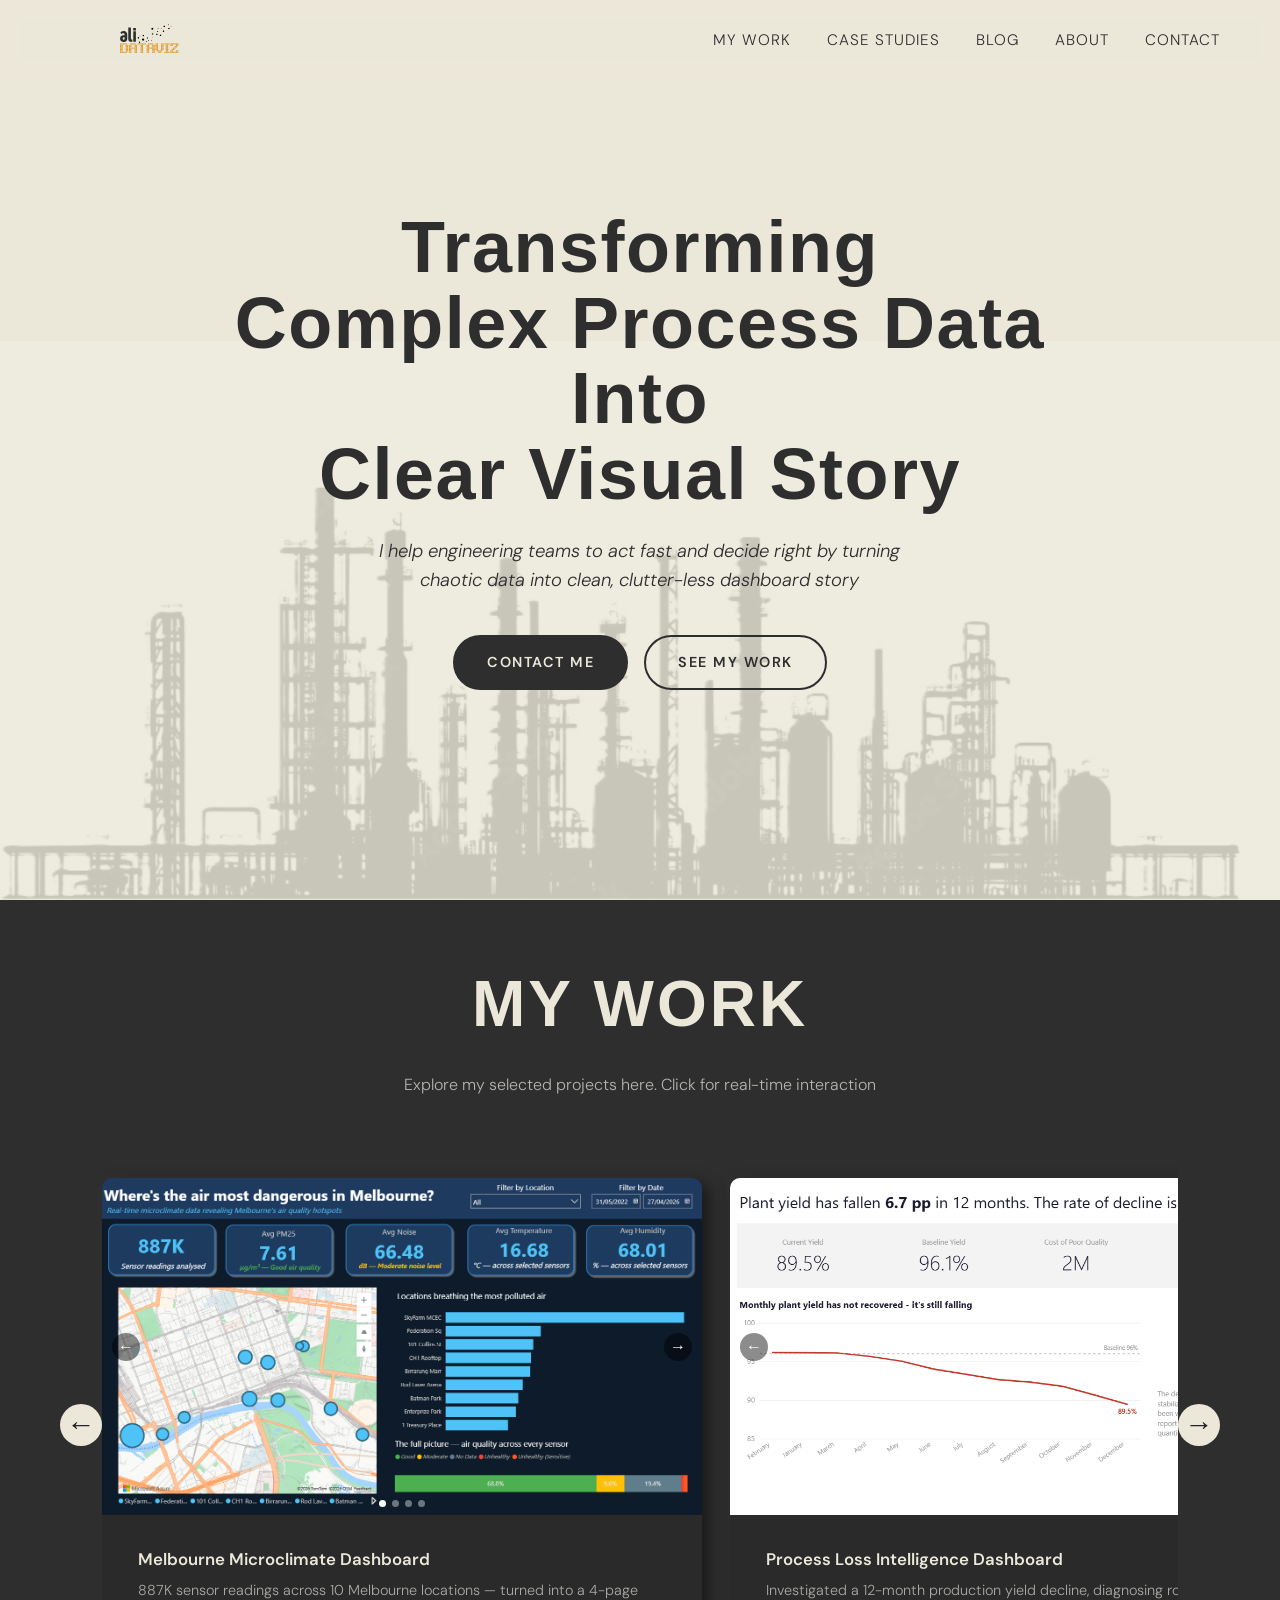
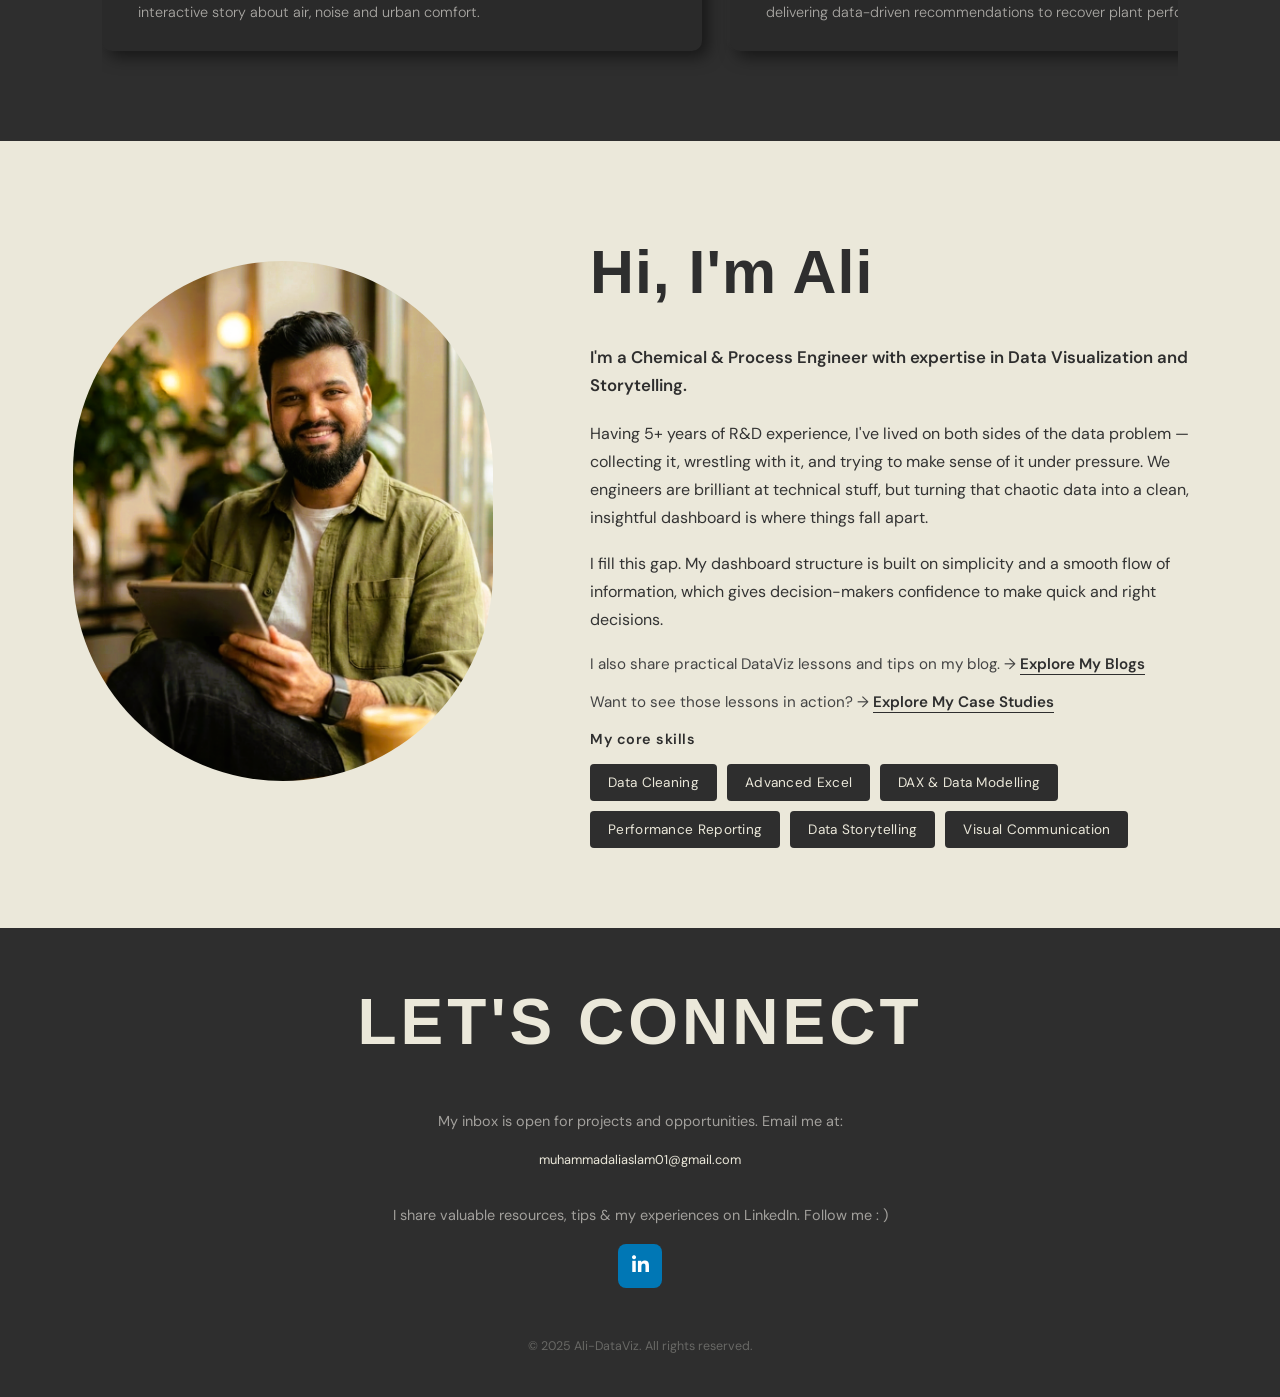
<file: index.html>
<!DOCTYPE html>
<html lang="en">
<head>
  <meta charset="UTF-8" />
  <meta name="viewport" content="width=device-width, initial-scale=1.0" />
  <title>Ali-DataViz | Transforming Process Data Into Visual Stories</title>

  <!-- Google Fonts -->
  <link href="https://fonts.googleapis.com/css2?family=Bebas+Neue&family=DM+Sans:ital,wght@0,300;0,400;0,600;1,400&display=swap" rel="stylesheet" />

  <!-- Font Awesome for icons -->
  <link rel="stylesheet" href="https://cdnjs.cloudflare.com/ajax/libs/font-awesome/6.5.0/css/all.min.css" />

  <!-- Your stylesheet -->
  <link rel="stylesheet" href="style.css" />
</head>
<body>

  <!-- ========== NAVIGATION ========== -->
  <nav class="navbar">
<div class="nav-logo">
  <a href="index.html">
    <img src="ali-logo.svg" alt="Ali DataViz Logo" class="logo-img" />
  </a>
</div>
      <ul class="nav-links">
  <li><a href="#work">My Work</a></li>
  <li><a href="case-studies.html">Case Studies</a></li>
  <li><a href="blog.html">Blog</a></li>
  <li><a href="#about">About</a></li>
  <li><a href="#connect">Contact</a></li>
</ul>
  </nav>

  <!-- ========== HERO SECTION ========== -->
  <section class="hero">

    <!-- Dark overlay so text is readable over the background image -->
    <div class="hero-overlay"></div>

    <div class="hero-content">

      <!-- Main headline — bold, stacked, all caps like your Canva -->
      <h1 class="hero-headline">
        Transforming<br/>
        Complex Process Data<br/>
        Into<br/>
        Clear Visual Story
      </h1>

      <!-- Supporting line in italic, lighter weight -->
      <p class="hero-subtext">
        I help engineering teams to act fast and decide right by turning<br/>
        chaotic data into clean, clutter-less dashboard story
      </p>

      <!-- Two CTA buttons -->
      <div class="hero-buttons">
        <a href="#connect" class="btn btn-primary">Contact Me</a>
        <a href="#work" class="btn btn-secondary">See My Work</a>
      </div>

    </div>
  </section>

  <!-- ========== MY WORK SECTION ========== -->
  <section class="work-section" id="work">
    <h2 class="section-heading">MY WORK</h2>
    <p class="section-subtext">Explore my selected projects here. Click for real-time interaction</p>

    <!-- Project cards go here — placeholders for now -->
    <div class="slider-wrapper">
  <button class="slider-arrow left-arrow" onclick="scrollSlider(-1)">&#8592;</button>
  <div class="projects-slider" id="projectsSlider">
      <!-- Project Card 1 — placeholder -->
      <!-- Project Card 1 — Melbourne Microclimate Dashboard -->
<div class="project-card">

  <!-- Mini image slider inside card -->
  <div class="card-slider" id="cardSlider1">
    <div class="card-slides">
      <img src="Mel1.png" class="card-slide-img" alt="Dashboard Page 1" />
      <img src="Mel2.png" class="card-slide-img" alt="Dashboard Page 2" />
      <img src="Mel3.png" class="card-slide-img" alt="Dashboard Page 3" />
      <img src="Mel4.png" class="card-slide-img" alt="Dashboard Page 4" />
    </div>

    <!-- Left and right arrows inside card -->
    <button class="card-arrow card-left" onclick="moveSlide('cardSlider1', -1)">&#8592;</button>
    <button class="card-arrow card-right" onclick="moveSlide('cardSlider1', 1)">&#8594;</button>

    <!-- Dot indicators -->
    <div class="card-dots">
      <span class="card-dot active"></span>
      <span class="card-dot"></span>
      <span class="card-dot"></span>
      <span class="card-dot"></span>
    </div>
  </div>

  <!-- Card text content -->
  <div class="project-card-body">
    <h3 class="project-title">Melbourne Microclimate Dashboard</h3>
    <p class="project-problem">887K sensor readings across 10 Melbourne locations — turned into a 4-page interactive story about air, noise and urban comfort.</p>
  </div>

</div>

<!-- Project Card 2 — PL Dashboard -->
<div class="project-card">

  <!-- Mini image slider inside card -->
  <div class="card-slider" id="cardSlider2">
    <div class="card-slides">
      <img src="PL1.png" class="card-slide-img" alt="Dashboard Page 1" />
      <img src="PL2.png" class="card-slide-img" alt="Dashboard Page 2" />
      <img src="PL3.png" class="card-slide-img" alt="Dashboard Page 3" />
      <img src="PL4.png" class="card-slide-img" alt="Dashboard Page 4" />
      <img src="PL5.png" class="card-slide-img" alt="Dashboard Page 5" />
      <img src="PL6.png" class="card-slide-img" alt="Dashboard Page 6" />
    </div>

    <!-- Left and right arrows inside card -->
    <button class="card-arrow card-left" onclick="moveSlide('cardSlider2', -1)">&#8592;</button>
    <button class="card-arrow card-right" onclick="moveSlide('cardSlider2', 1)">&#8594;</button>

    <!-- Dot indicators -->
    <div class="card-dots">
      <span class="card-dot active"></span>
      <span class="card-dot"></span>
      <span class="card-dot"></span>
      <span class="card-dot"></span>
      <span class="card-dot"></span>
      <span class="card-dot"></span>
    </div>
  </div>

  <!-- Card text content -->
  <div class="project-card-body">
    <h3 class="project-title">Process Loss Intelligence Dashboard</h3>
    <p class="project-problem">Investigated a 12-month production yield decline, diagnosing root causes and delivering data-driven recommendations to recover plant performance.</p>
  </div>

</div>

    </div>
  <button class="slider-arrow right-arrow" onclick="scrollSlider(1)">&#8594;</button>
</div>
  </section>

  <!-- ========== ABOUT / HI I'M ALI SECTION ========== -->
  <section class="about-section" id="about">

    <div class="about-container">

      <!-- Left side — placeholder for your photo -->
      <div class="about-image">
  <img src="about pic.png" alt="Ali" class="about-photo" />
</div>

      <!-- Right side — all your text content -->
      <div class="about-text">

        <h2 class="about-heading">Hi, I'm Ali</h2>

        <p class="about-intro">
          I'm a Chemical &amp; Process Engineer with expertise in Data Visualization and Storytelling.
        </p>

        <p class="about-body">
          Having 5+ years of R&D experience, I've lived on both sides of the data problem — collecting it, wrestling with it, and trying to make sense of it under pressure. We engineers are brilliant at technical stuff, but turning that chaotic data into a clean, insightful dashboard is where things fall apart.

        </p>

        <p class="about-body">
          I fill this gap. My dashboard structure is built on simplicity and a smooth flow of information, which gives decision-makers confidence to make quick and right decisions.
        </p>

        <p class="about-blog">
  I also share practical DataViz lessons and tips on my blog. →
  <a href="blog.html" class="inline-link">Explore My Blogs</a>
</p>
<p class="about-blog">
  Want to see those lessons in action? →
<a href="case-studies.html" class="inline-link">Explore My Case Studies</a>
</p>

        <!-- Core Skills -->
        <div class="skills-block">
          <p class="skills-label">My core skills</p>
          <div class="skills-tags">
            <span class="tag">Data Cleaning</span>
            <span class="tag">Advanced Excel</span>
            <span class="tag">DAX &amp; Data Modelling</span>
            <span class="tag">Performance Reporting</span>
            <span class="tag">Data Storytelling</span>
            <span class="tag">Visual Communication</span>
          </div>
        </div>

      </div>
    </div>
  </section>

  <!-- ========== FOOTER / LET'S CONNECT ========== -->
  <footer class="footer" id="connect">

   <h2 class="footer-heading">LET'S CONNECT</h2>

<p class="footer-tagline">My inbox is open for projects and opportunities. Email me at:</p>

<!-- Email -->
    <div class="footer-email">
      <a href="mailto:muhammadaliaslam01@gmail.com" class="footer-email-link">
        muhammadaliaslam01@gmail.com
      </a>
    </div>

    <!-- LinkedIn -->
    <p class="footer-linkedin-text">
      I share valuable resources, tips &amp; my experiences on LinkedIn. Follow me : )
    </p>
<a href="https://www.linkedin.com/in/muhammadali-ce/" target="_blank" class="linkedin-btn">      
<i class="fa-brands fa-linkedin-in"></i>
    </a>

    <!-- Copyright -->
    <p class="footer-copy">&copy; 2025 Ali-DataViz. All rights reserved.</p>

  </footer>

<script>
  /* ---- Main project slider (outer) ---- */
  function scrollSlider(direction) {
    const slider = document.getElementById('projectsSlider');
    slider.scrollBy({
      left: direction * 650,
      behavior: 'smooth'
    });
  }

  /* ---- Card mini slider (inner) ---- */
  const cardStates = {};

  function moveSlide(cardId, direction) {
    const card = document.getElementById(cardId);
    const slides = card.querySelector('.card-slides');
    const dots = card.querySelectorAll('.card-dot');
    const total = dots.length;

    if (!cardStates[cardId]) cardStates[cardId] = 0;

    cardStates[cardId] += direction;

    /* Loop back when reaching end or start */
    if (cardStates[cardId] >= total) cardStates[cardId] = 0;
    if (cardStates[cardId] < 0) cardStates[cardId] = total - 1;

    /* Move slides */
    slides.style.transform = `translateX(-${cardStates[cardId] * 100}%)`;

    /* Update dots */
    dots.forEach((dot, i) => {
      dot.classList.toggle('active', i === cardStates[cardId]);
    });
  }
</script>
</body>
</html>
</file>
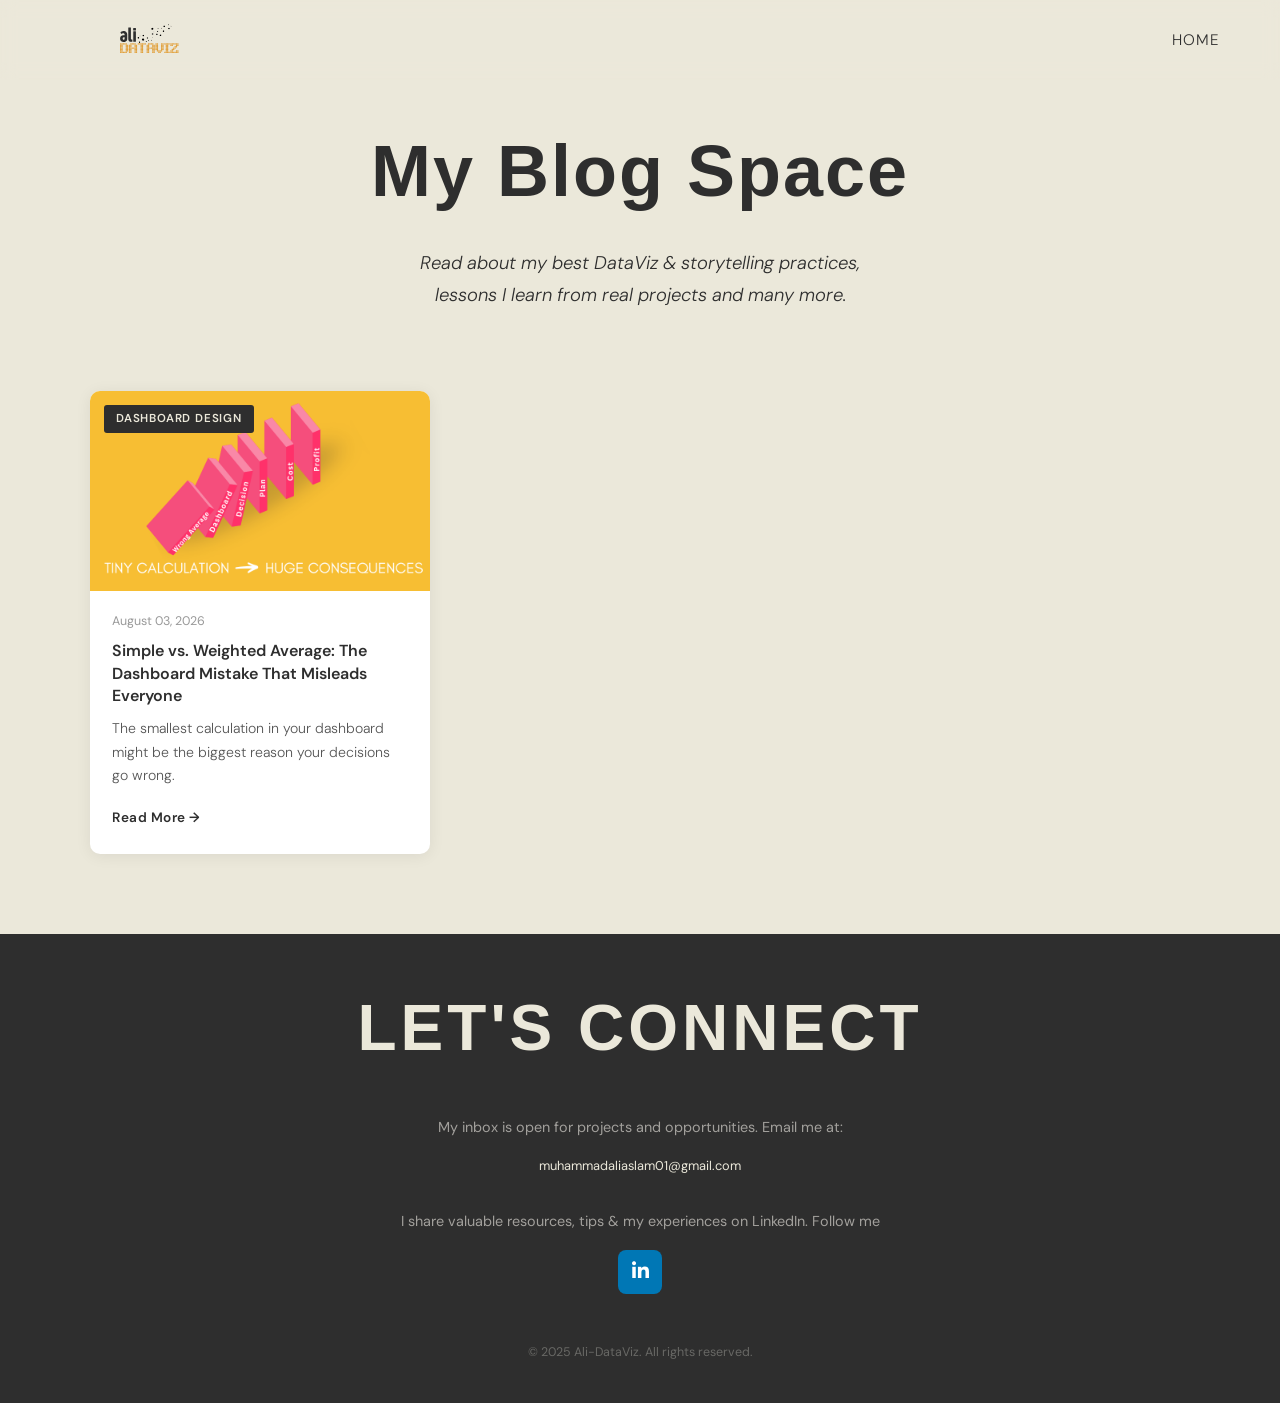
<file: blog.html>
<!DOCTYPE html>
<html lang="en">
<head>
  <meta charset="UTF-8" />
  <meta name="viewport" content="width=device-width, initial-scale=1.0" />
  <title>Blog — Ali-DataViz</title>

  <!-- Same Google Fonts as main page -->
  <link href="https://fonts.googleapis.com/css2?family=Bebas+Neue&family=DM+Sans:ital,wght@0,300;0,400;0,600;1,400&display=swap" rel="stylesheet" />

  <!-- Font Awesome for icons -->
  <link rel="stylesheet" href="https://cdnjs.cloudflare.com/ajax/libs/font-awesome/6.5.0/css/all.min.css" />

  <!-- Same shared stylesheet — no separate CSS needed -->
  <link rel="stylesheet" href="style.css" />
</head>
<body>

  <!-- ========== NAVIGATION — Home tab only ========== -->
  <nav class="navbar blog-navbar">
    <a href="index.html">
  <img src="ali-logo.svg" alt="Ali DataViz Logo" class="logo-img" />
</a>
</div> 
    <ul class="nav-links">
      <li><a href="index.html">Home</a></li>
    </ul>
  </nav>

  <!-- ========== BLOG HERO — heading + subtext ========== -->
  <section class="blog-hero">
    <h1 class="blog-hero-heading">My Blog Space</h1>
    <p class="blog-hero-subtext">
      Read about my best DataViz &amp; storytelling practices,<br/>
      lessons I learn from real projects and many more.
    </p>
  </section>

  <!-- ========== BLOG CARDS GRID ========== -->
  <section class="blog-section">

    <div class="blog-grid">

      <!-- Blog Card 1 — LIVE POST -->
      <div class="blog-card">
        <!-- Thumbnail image on top -->
        <div class="blog-thumbnail">
    <span class="blog-category">Dashboard Design</span>
    <img src="Blog1 Cover.png"
         alt="Simple vs Weighted Average">
</div>
        <!-- Card content -->
        <div class="blog-card-body">
          <p class="blog-date">August 03, 2026</p>
          <h3 class="blog-title">Simple vs. Weighted Average: The Dashboard Mistake That Misleads Everyone</h3>
          <p class="blog-excerpt">
            The smallest calculation in your dashboard might be the biggest reason your decisions go wrong.
          </p>
          <a href="blog1.html" class="blog-read-more">Read More →</a>
        </div>
      </div>


    </div>
  </section>

  <!-- ========== FOOTER — exact same as homepage ========== -->
  <footer class="footer" id="connect">

    <h2 class="footer-heading">LET'S CONNECT</h2>

<p class="footer-tagline">My inbox is open for projects and opportunities. Email me at:</p>

    <!-- Email -->
    <div class="footer-email">
      <a href="mailto:muhammadaliaslam01@gmail.com" class="footer-email-link">
        muhammadaliaslam01@gmail.com
      </a>
    </div>

    <!-- LinkedIn -->
    <p class="footer-linkedin-text">
      I share valuable resources, tips &amp; my experiences on LinkedIn. Follow me
    </p>
    <a href="https://www.linkedin.com/in/muhammadali-ce/" target="_blank" class="linkedin-btn">
      <i class="fa-brands fa-linkedin-in"></i>
    </a>

    <!-- Copyright -->
    <p class="footer-copy">&copy; 2025 Ali-DataViz. All rights reserved.</p>

  </footer>

</body>
</html>
</file>
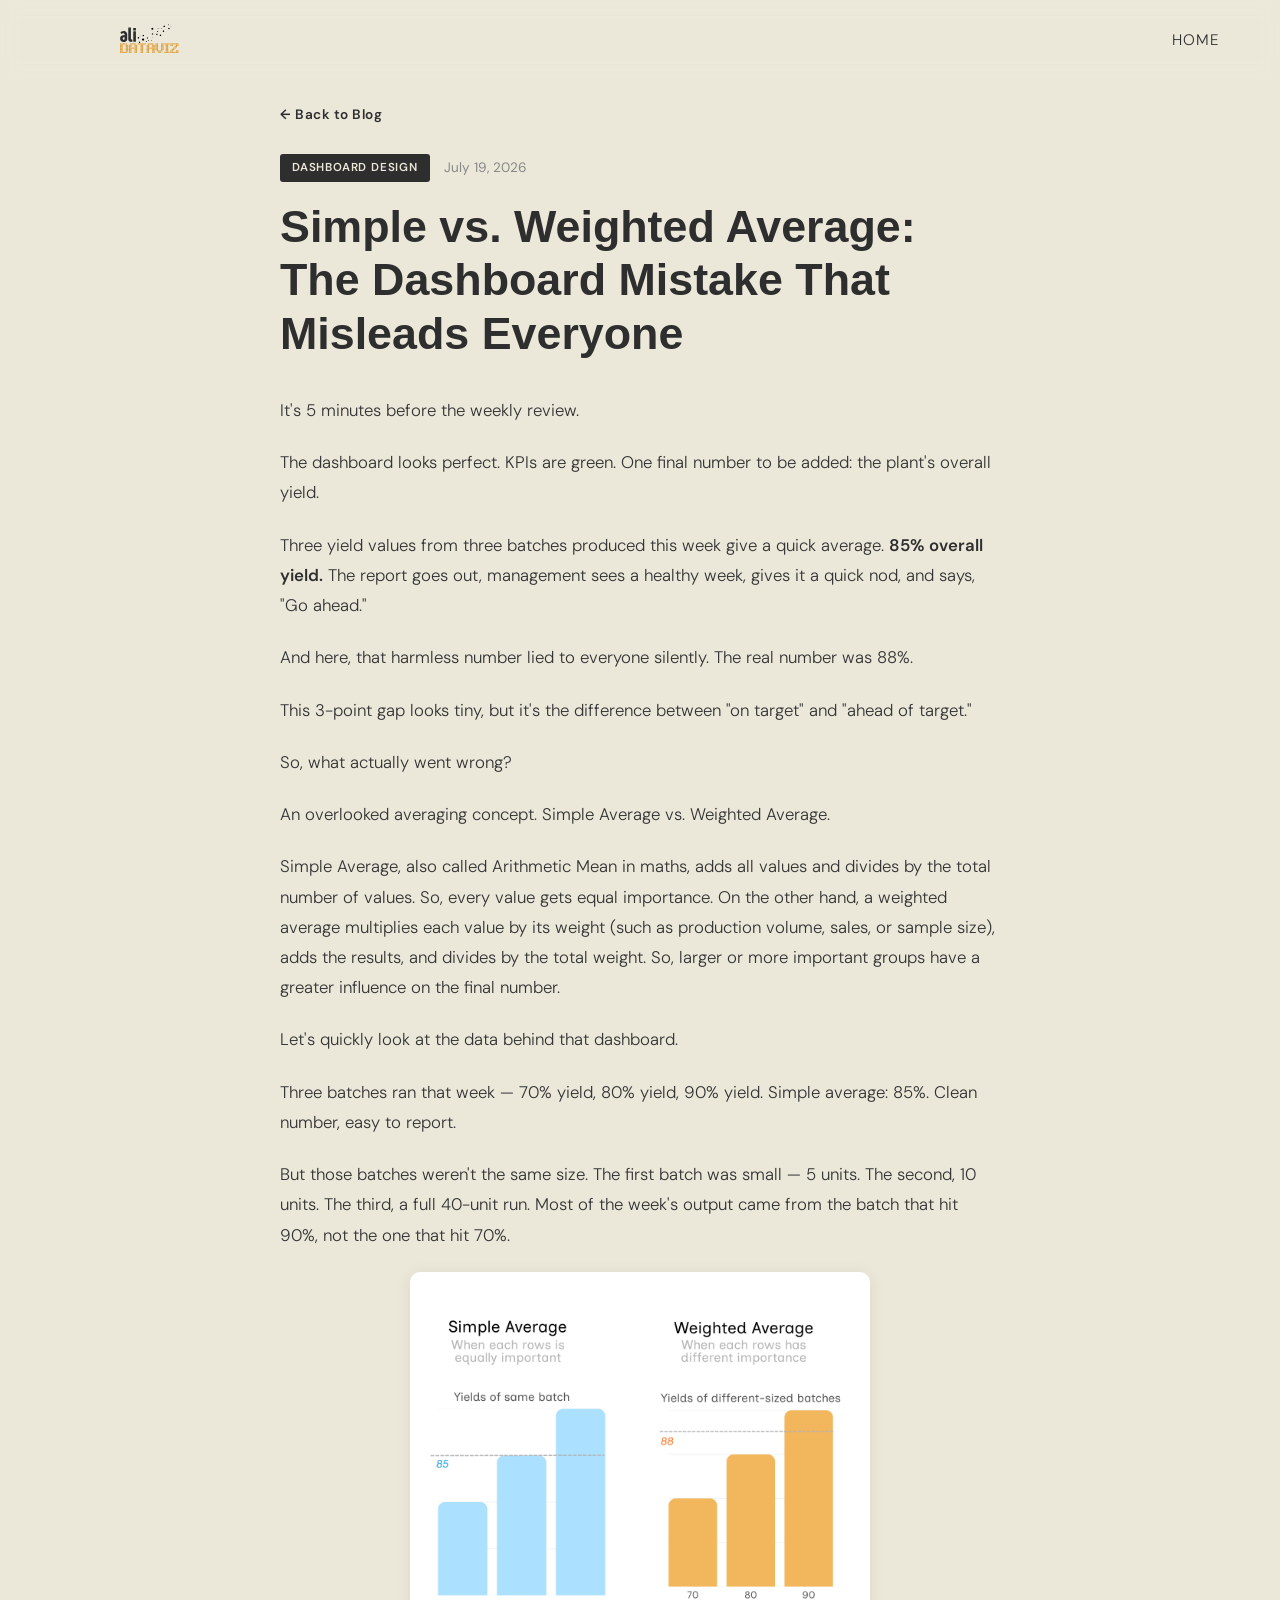
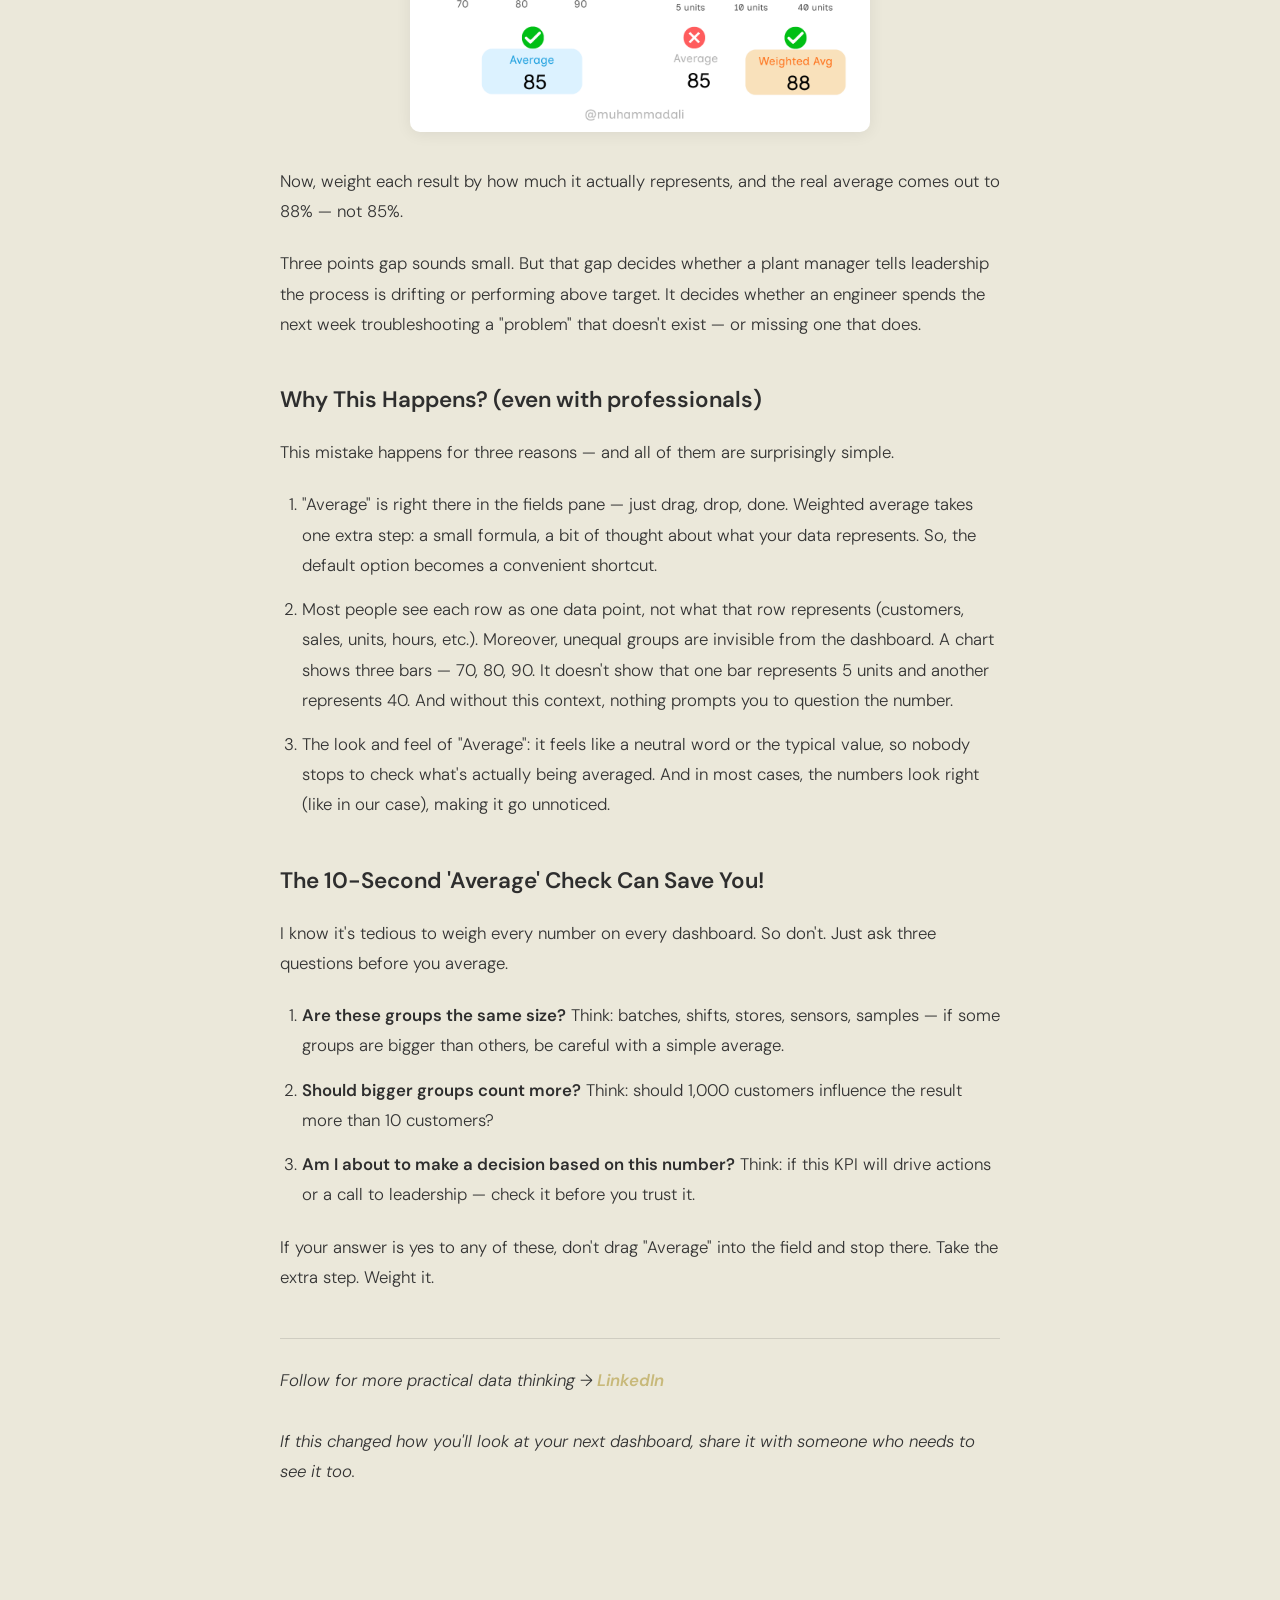
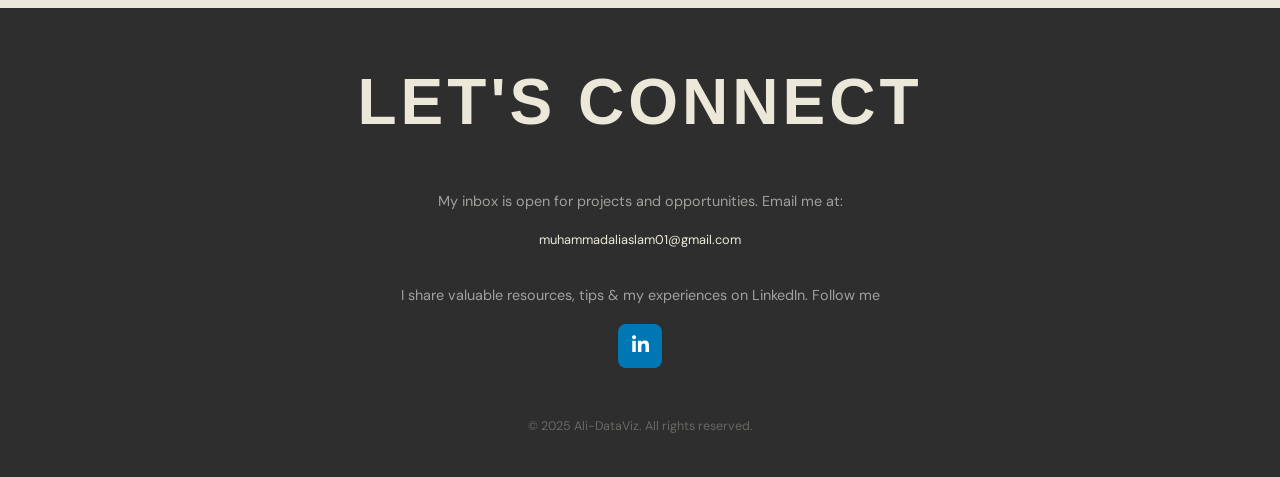
<file: blog1.html>
<!DOCTYPE html>
<html lang="en">
<head>
  <meta charset="UTF-8" />
  <meta name="viewport" content="width=device-width, initial-scale=1.0" />
  <title>Simple vs. Weighted Average: The Dashboard Mistake That Misleads Everyone — Ali-DataViz</title>

  <!-- Same Google Fonts as main page -->
  <link href="https://fonts.googleapis.com/css2?family=Bebas+Neue&family=DM+Sans:ital,wght@0,300;0,400;0,600;1,400&display=swap" rel="stylesheet" />

  <!-- Font Awesome for icons -->
  <link rel="stylesheet" href="https://cdnjs.cloudflare.com/ajax/libs/font-awesome/6.5.0/css/all.min.css" />

  <!-- Same shared stylesheet — no separate CSS needed -->
  <link rel="stylesheet" href="style.css" />

  <!-- ============================================================
       A few extra styles just for blog POST pages (like this one).
       These live here instead of style.css because they're only
       used on individual article pages, not the blog listing page.
       They reuse your existing colors/fonts via the CSS variables
       already defined in style.css, so everything stays on-brand.
       ============================================================ -->
  <style>
    /* Wrapper that holds the whole article, centered and readable width */
    .post-wrapper {
      background-color: var(--color-bg-light);
      padding: 20px 24px 100px;
    }

    .post-content {
      max-width: 720px;
      margin: 0 auto;
    }

    /* "Back to Blog" link above the title */
    .post-back-link {
      display: inline-block;
      margin-bottom: 28px;
      font-size: 0.85rem;
      font-weight: 600;
      color: var(--color-text-dark);
      letter-spacing: 0.5px;
      transition: letter-spacing 0.2s ease;
    }
    .post-back-link:hover {
      letter-spacing: 1.5px;
      color: var(--color-accent);
    }

    /* Category + date row */
    .post-meta {
      display: flex;
      align-items: center;
      gap: 14px;
      margin-bottom: 18px;
    }

    .post-date {
      font-size: 0.85rem;
      color: #888;
    }

    /* Article title — reuses headline font like the rest of the site */
    .post-title {
      font-family: var(--font-headline);
      font-size: clamp(2rem, 5vw, 2.8rem);
      line-height: 1.2;
      color: var(--color-text-dark);
      font-weight: 800;
      margin-bottom: 34px;
    }

    /* Body paragraphs */
    .post-body p {
      font-family: var(--font-body);
      font-size: 1.05rem;
      font-weight: 300;
      color: #333;
      line-height: 1.8;
      margin-bottom: 22px;
    }

    .post-body strong {
      font-weight: 600;
      color: var(--color-text-dark);
    }

    /* Sub-headings inside the article (e.g. "Why This Happens?") */
    .post-body h2 {
      font-family: var(--font-body);
      font-size: 1.4rem;
      font-weight: 600;
      color: var(--color-text-dark);
      margin: 42px 0 18px;
    }

    /* Numbered checklist styling */
    .post-body ol {
      margin: 0 0 22px 22px;
    }

    .post-body ol li {
      font-size: 1.05rem;
      font-weight: 300;
      color: #333;
      line-height: 1.8;
      margin-bottom: 14px;
    }

    /* Inline chart image */
    .post-image {
  width: 70%;
  max-width: 460px;
  display: block;
  margin: 10px auto 34px;
  border-radius: 10px;
  box-shadow: 0 2px 16px rgba(0, 0, 0, 0.07);
}

    /* Closing CTA line */
    .post-cta {
      margin-top: 46px;
      padding-top: 26px;
      border-top: 1px solid rgba(46, 46, 46, 0.15);
      font-size: 0.98rem;
      font-style: italic;
      color: #555;
    }

    .post-cta a {
      font-weight: 600;
      color: var(--color-accent);
    }

    @media (max-width: 600px) {
      .post-wrapper {
        padding: 0 18px 70px;
      }
    }
  </style>
</head>
<body>

  <!-- ========== NAVIGATION — same as blog listing page ========== -->
  <nav class="navbar blog-navbar">
    <a href="index.html">
      <img src="ali-logo.svg" alt="Ali DataViz Logo" class="logo-img" />
    </a>
    <ul class="nav-links">
      <li><a href="index.html">Home</a></li>
    </ul>
  </nav>

  <!-- ========== ARTICLE ========== -->
  <section class="post-wrapper">
    <div class="post-content">

      <!-- Back to blog listing -->
      <a href="blog.html" class="post-back-link">← Back to Blog</a>

      <!-- Category + date -->
      <div class="post-meta">
        <span class="blog-category" style="position: static;">Dashboard Design</span>
        <span class="post-date">July 19, 2026</span>
      </div>

      <!-- Title -->
      <h1 class="post-title">Simple vs. Weighted Average: The Dashboard Mistake That Misleads Everyone</h1>

      <!-- Body -->
      <div class="post-body">

        <p>It's 5 minutes before the weekly review.</p>

        <p>The dashboard looks perfect. KPIs are green. One final number to be added: the plant's overall yield.</p>

        <p>Three yield values from three batches produced this week give a quick average. <strong>85% overall yield.</strong> The report goes out, management sees a healthy week, gives it a quick nod, and says, "Go ahead."</p>

        <p>And here, that harmless number lied to everyone silently. The real number was 88%.</p>

        <p>This 3-point gap looks tiny, but it's the difference between "on target" and "ahead of target."</p>

        <p>So, what actually went wrong?</p>

        <p>An overlooked averaging concept. Simple Average vs. Weighted Average.</p>

        <p>Simple Average, also called Arithmetic Mean in maths, adds all values and divides by the total number of values. So, every value gets equal importance. On the other hand, a weighted average multiplies each value by its weight (such as production volume, sales, or sample size), adds the results, and divides by the total weight. So, larger or more important groups have a greater influence on the final number.</p>

        <p>Let's quickly look at the data behind that dashboard.</p>

        <p>Three batches ran that week — 70% yield, 80% yield, 90% yield. Simple average: 85%. Clean number, easy to report.</p>

        <p>But those batches weren't the same size. The first batch was small — 5 units. The second, 10 units. The third, a full 40-unit run. Most of the week's output came from the batch that hit 90%, not the one that hit 70%.</p>

        <!-- Chart image from the Word doc -->
        <img src="AvgComp.png" alt="Simple average vs weighted average comparison chart — 85% vs 88%" class="post-image" />

        <p>Now, weight each result by how much it actually represents, and the real average comes out to 88% — not 85%.</p>

        <p>Three points gap sounds small. But that gap decides whether a plant manager tells leadership the process is drifting or performing above target. It decides whether an engineer spends the next week troubleshooting a "problem" that doesn't exist — or missing one that does.</p>

        <h2>Why This Happens? (even with professionals)</h2>

        <p>This mistake happens for three reasons — and all of them are surprisingly simple.</p>

        <ol>
          <li>"Average" is right there in the fields pane — just drag, drop, done. Weighted average takes one extra step: a small formula, a bit of thought about what your data represents. So, the default option becomes a convenient shortcut.</li>
          <li>Most people see each row as one data point, not what that row represents (customers, sales, units, hours, etc.). Moreover, unequal groups are invisible from the dashboard. A chart shows three bars — 70, 80, 90. It doesn't show that one bar represents 5 units and another represents 40. And without this context, nothing prompts you to question the number.</li>
          <li>The look and feel of "Average": it feels like a neutral word or the typical value, so nobody stops to check what's actually being averaged. And in most cases, the numbers look right (like in our case), making it go unnoticed.</li>
        </ol>

        <h2>The 10-Second 'Average' Check Can Save You!</h2>

        <p>I know it's tedious to weigh every number on every dashboard. So don't. Just ask three questions before you average.</p>

        <ol>
          <li><strong>Are these groups the same size?</strong> Think: batches, shifts, stores, sensors, samples — if some groups are bigger than others, be careful with a simple average.</li>
          <li><strong>Should bigger groups count more?</strong> Think: should 1,000 customers influence the result more than 10 customers?</li>
          <li><strong>Am I about to make a decision based on this number?</strong> Think: if this KPI will drive actions or a call to leadership — check it before you trust it.</li>
        </ol>

        <p>If your answer is yes to any of these, don't drag "Average" into the field and stop there. Take the extra step. Weight it.</p>

        <p class="post-cta">
          Follow for more practical data thinking → <a href="https://www.linkedin.com/in/muhammadali-ce/" target="_blank">LinkedIn</a><br/><br/>
          If this changed how you'll look at your next dashboard, share it with someone who needs to see it too.
        </p>

      </div>
    </div>
  </section>

  <!-- ========== FOOTER — exact same as homepage/blog page ========== -->
  <footer class="footer" id="connect">

    <h2 class="footer-heading">LET'S CONNECT</h2>

    <p class="footer-tagline">My inbox is open for projects and opportunities. Email me at:</p>

    <!-- Email -->
    <div class="footer-email">
      <a href="mailto:muhammadaliaslam01@gmail.com" class="footer-email-link">
        muhammadaliaslam01@gmail.com
      </a>
    </div>

    <!-- LinkedIn -->
    <p class="footer-linkedin-text">
      I share valuable resources, tips &amp; my experiences on LinkedIn. Follow me
    </p>
    <a href="https://www.linkedin.com/in/muhammadali-ce/" target="_blank" class="linkedin-btn">
      <i class="fa-brands fa-linkedin-in"></i>
    </a>

    <!-- Copyright -->
    <p class="footer-copy">&copy; 2025 Ali-DataViz. All rights reserved.</p>

  </footer>

</body>
</html>
</file>
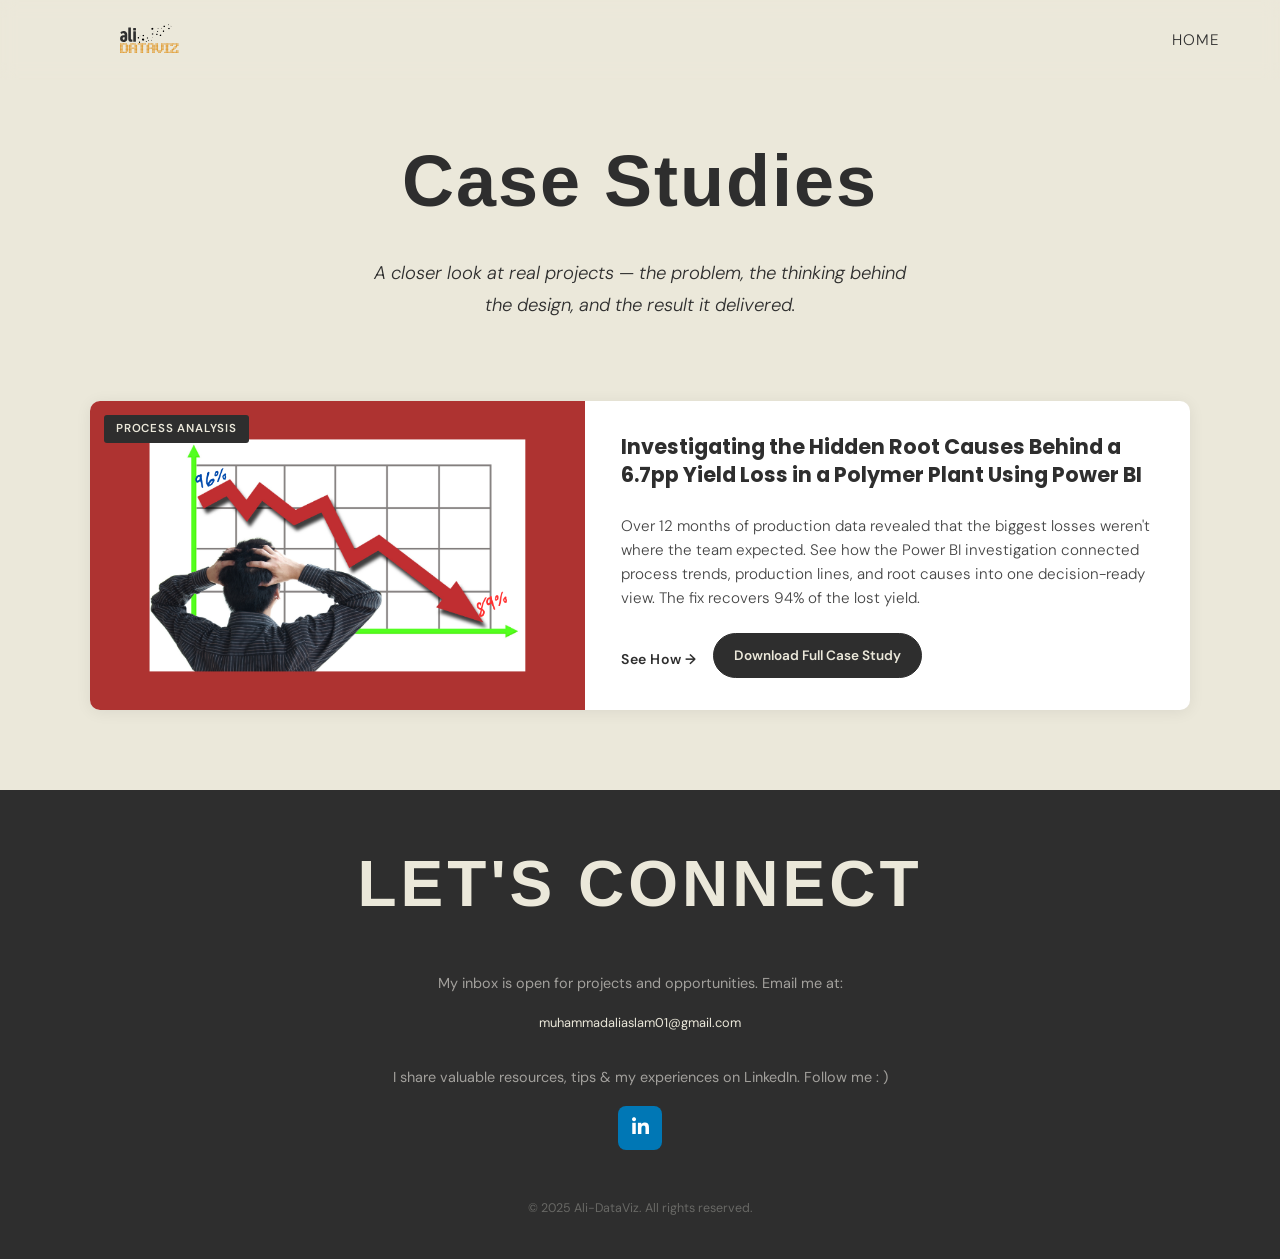
<file: case-studies.html>
<!DOCTYPE html>
<html lang="en">
<head>
  <meta charset="UTF-8" />
  <meta name="viewport" content="width=device-width, initial-scale=1.0" />
  <title>Case Studies — Ali-DataViz</title>

  <!-- Same Google Fonts as main page -->
<link href="https://fonts.googleapis.com/css2?family=Bebas+Neue&family=DM+Sans:ital,wght@0,300;0,400;0,600;1,400&family=Poppins:wght@600;700&display=swap" rel="stylesheet" />

  <!-- Font Awesome for icons -->
  <link rel="stylesheet" href="https://cdnjs.cloudflare.com/ajax/libs/font-awesome/6.5.0/css/all.min.css" />

  <!-- Same shared stylesheet — no separate CSS needed -->
  <link rel="stylesheet" href="style.css" />
</head>
<body>

  <!-- ========== NAVIGATION — Home tab only, same as blog page ========== -->
  <nav class="navbar blog-navbar">
    <div class="nav-logo">
      <a href="index.html">
        <img src="ali-logo.svg" alt="Ali DataViz Logo" class="logo-img" />
      </a>
    </div>
    <ul class="nav-links">
      <li><a href="index.html">Home</a></li>
    </ul>
  </nav>

  <!-- ========== CASE STUDY HERO — heading + subtext ========== -->
  <section class="casestudy-hero">
    <h1 class="casestudy-hero-heading">Case Studies</h1>
    <p class="casestudy-hero-subtext">
      A closer look at real projects — the problem, the thinking behind<br/>
      the design, and the result it delivered.
    </p>
  </section>

  <!-- ========== CASE STUDY LIST — wide horizontal cards ========== -->
  <section class="casestudy-section">

    <div class="casestudy-list">

      <!-- Case Study Card 2 — Process Loss Intelligence Dashboard -->
      <div class="casestudy-card">
        <div class="casestudy-thumbnail">
  <span class="casestudy-category">Process Analysis</span>
  <img src="CS1.png" alt="Process Loss Dashboard preview">
</div>
        <div class="casestudy-body">
<h3 class="casestudy-title">Investigating the Hidden Root Causes Behind a 6.7pp Yield Loss in a Polymer Plant Using Power BI</h3>
<p class="casestudy-teaser">Over 12 months of production data revealed that the biggest losses weren't where the team expected. See how the Power BI investigation connected process trends, production lines, and root causes into one decision-ready view. The fix recovers 94% of the lost yield.</p>
<div class="casestudy-actions">
  <a href="casestudy1.html" class="casestudy-link">See How →</a>
<a href="pli-case-study.pdf" class="casestudy-download-btn" download>Download Full Case Study</a>
</div>
        </div>
      </div>

    </div>
  </section>

  <!-- ========== FOOTER — exact same as homepage and blog page ========== -->
  <footer class="footer" id="connect">

    <h2 class="footer-heading">LET'S CONNECT</h2>

    <p class="footer-tagline">My inbox is open for projects and opportunities. Email me at:</p>

    <!-- Email -->
    <div class="footer-email">
      <a href="mailto:muhammadaliaslam01@gmail.com" class="footer-email-link">
        muhammadaliaslam01@gmail.com
      </a>
    </div>

    <!-- LinkedIn -->
    <p class="footer-linkedin-text">
      I share valuable resources, tips &amp; my experiences on LinkedIn. Follow me : )
    </p>
    <a href="https://www.linkedin.com/in/muhammadali-ce/" target="_blank" class="linkedin-btn">
      <i class="fa-brands fa-linkedin-in"></i>
    </a>

    <!-- Copyright -->
    <p class="footer-copy">&copy; 2025 Ali-DataViz. All rights reserved.</p>

  </footer>

</body>
</html>
</file>
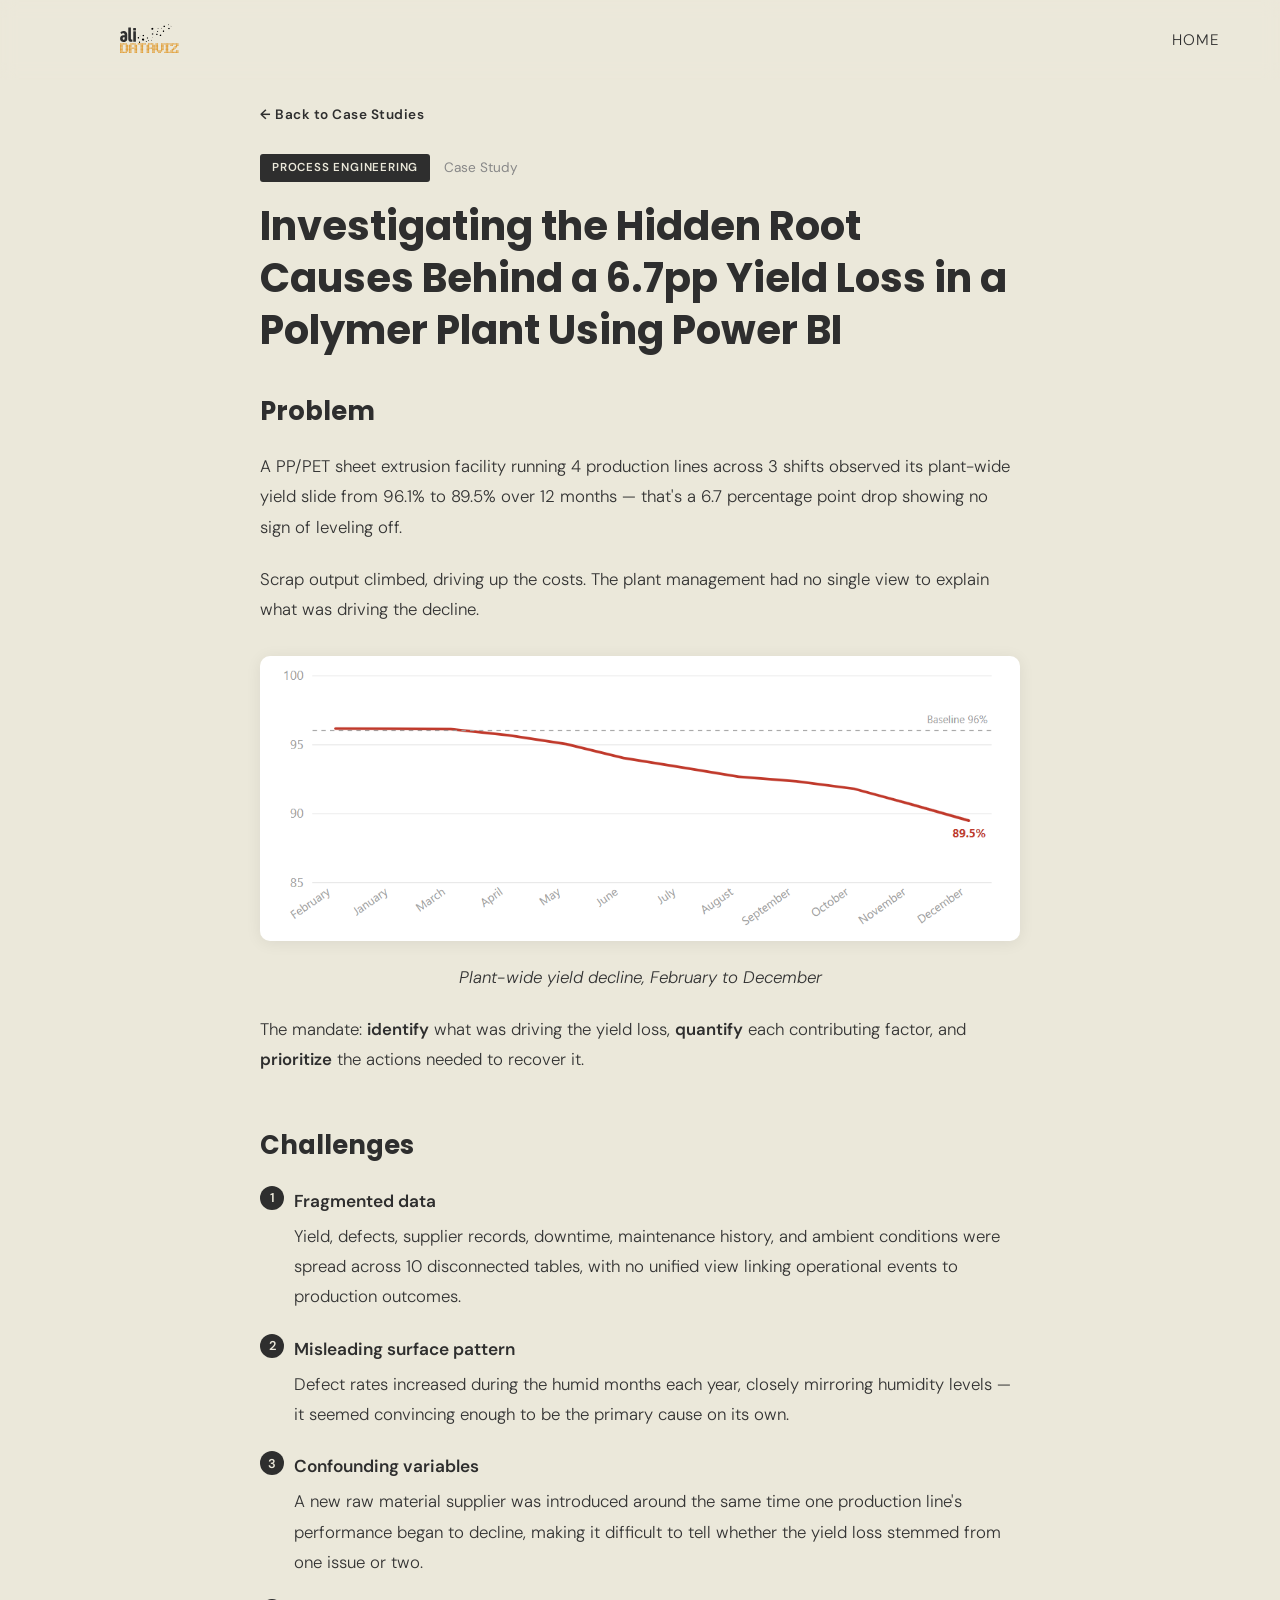
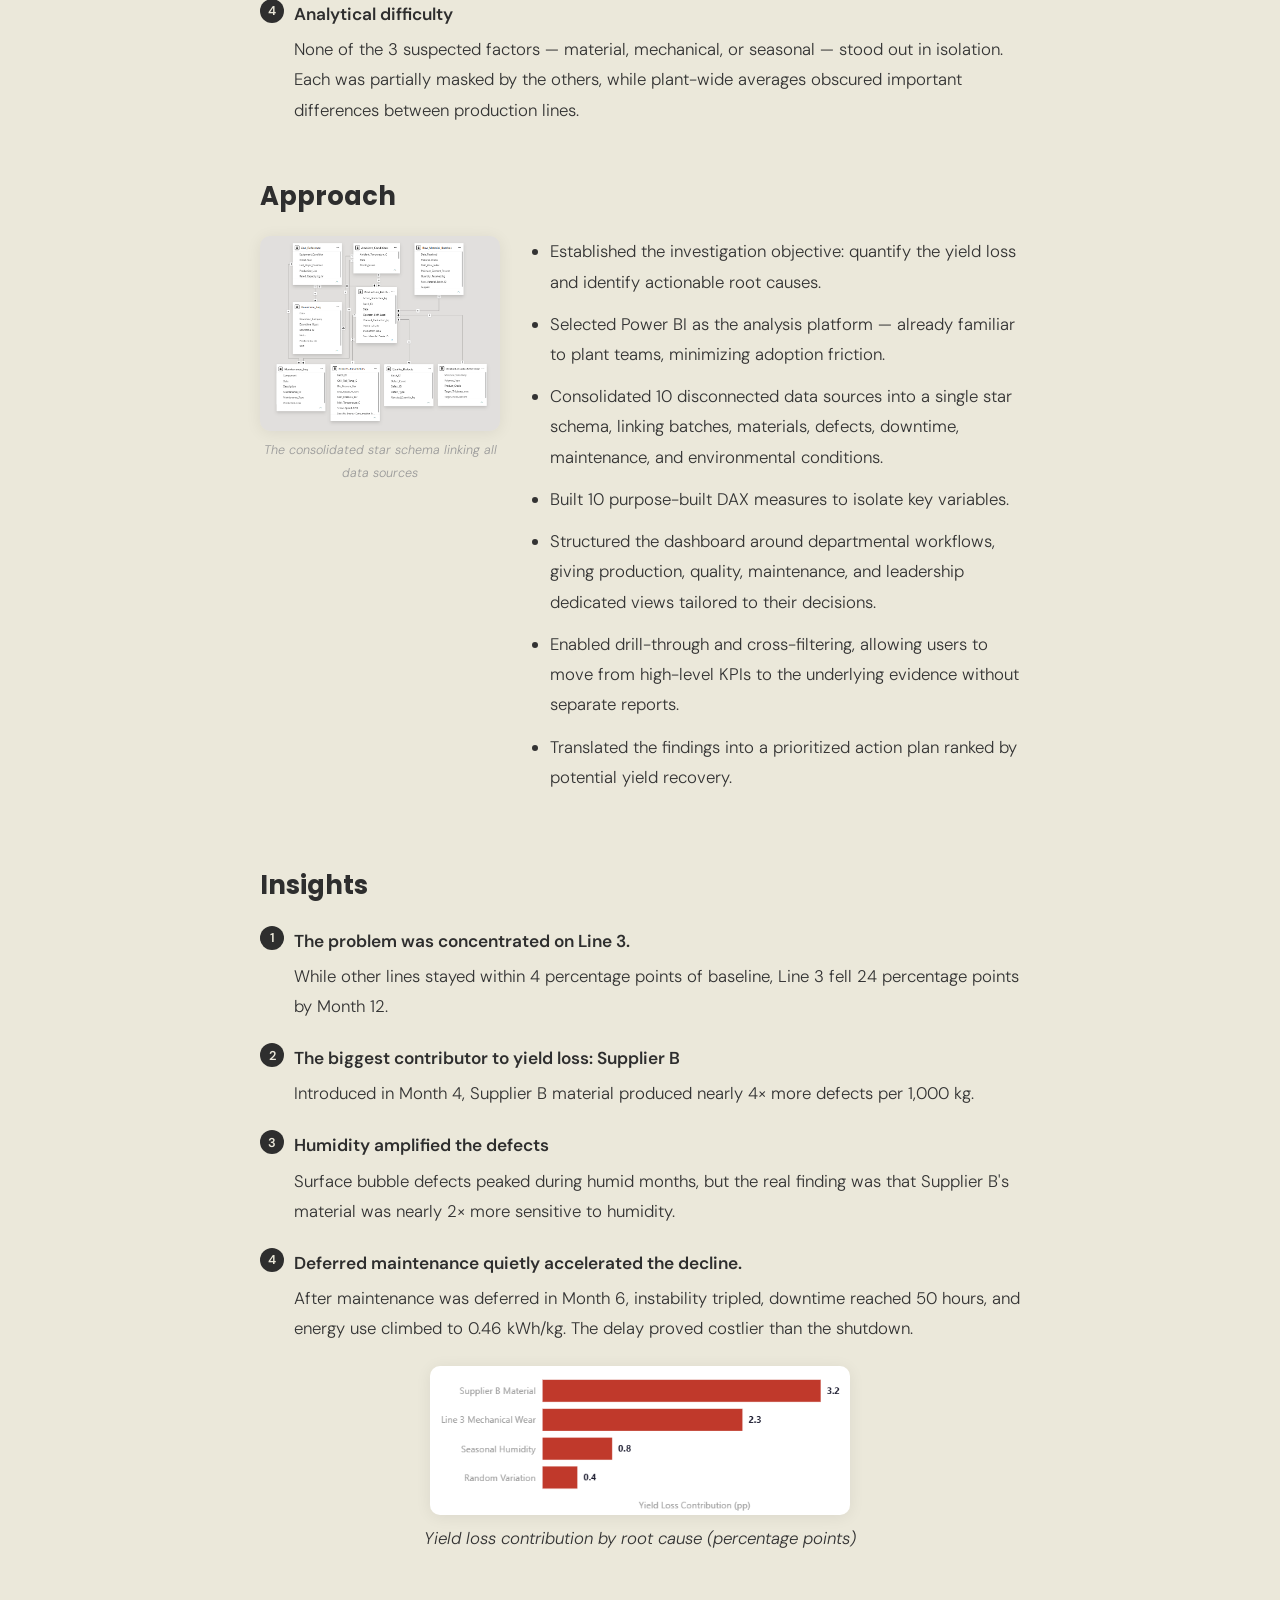
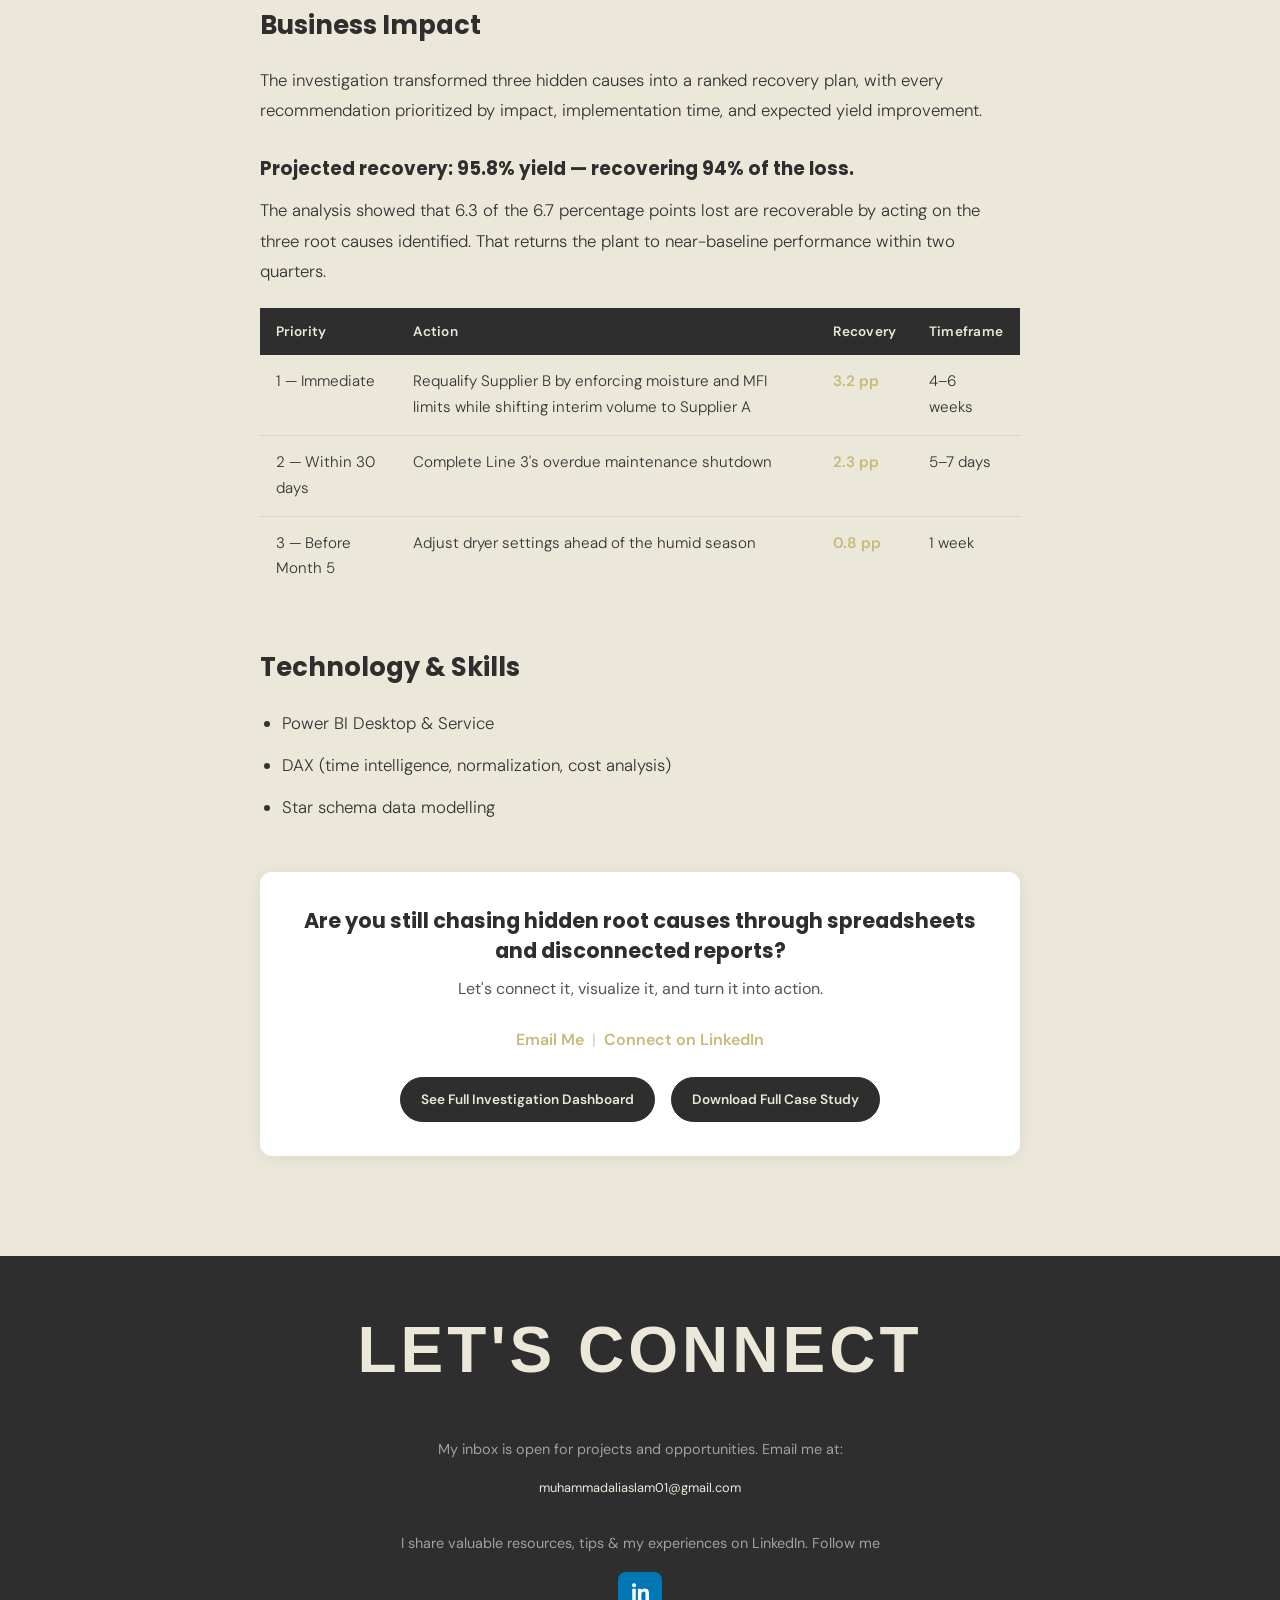
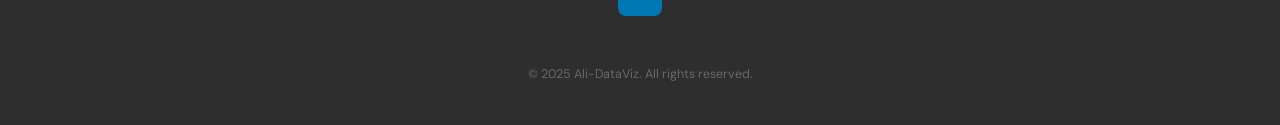
<file: casestudy1.html>
<!DOCTYPE html>
<html lang="en">
<head>
  <meta charset="UTF-8" />
  <meta name="viewport" content="width=device-width, initial-scale=1.0" />
  <title>Investigating the Hidden Root Causes Behind a 6.7pp Yield Loss — Ali-DataViz</title>

  <!-- Same Google Fonts as main page, plus Poppins for the case study title -->
  <link href="https://fonts.googleapis.com/css2?family=Bebas+Neue&family=DM+Sans:ital,wght@0,300;0,400;0,600;1,400&family=Poppins:wght@600;700&display=swap" rel="stylesheet" />

  <!-- Font Awesome for icons -->
  <link rel="stylesheet" href="https://cdnjs.cloudflare.com/ajax/libs/font-awesome/6.5.0/css/all.min.css" />

  <!-- Same shared stylesheet — no separate CSS needed -->
  <link rel="stylesheet" href="style.css" />

  <!-- ============================================================
       Extra styles just for this case study page — same pattern
       as blog1.html's .post-* styles, plus a few additions for
       things blog posts didn't need: a stat highlight box and
       a data table for the recovery plan.
       ============================================================ -->
  <style>
    .post-wrapper {
      background-color: var(--color-bg-light);
      padding: 20px 24px 100px;
    }

    .post-content {
      max-width: 760px;
      margin: 0 auto;
    }

    .post-back-link {
      display: inline-block;
      margin-bottom: 28px;
      font-size: 0.85rem;
      font-weight: 600;
      color: var(--color-text-dark);
      letter-spacing: 0.5px;
      transition: letter-spacing 0.2s ease;
    }
    .post-back-link:hover {
      letter-spacing: 1.5px;
      color: var(--color-accent);
    }

    .post-meta {
      display: flex;
      align-items: center;
      gap: 14px;
      margin-bottom: 18px;
    }

    .post-date {
      font-size: 0.85rem;
      color: #888;
    }

    /* Title uses Poppins, matching the recent case-study card font change */
    .post-title {
      font-family: 'Poppins', sans-serif;
      font-size: clamp(1.8rem, 4.2vw, 2.5rem);
      line-height: 1.3;
      color: var(--color-text-dark);
      font-weight: 700;
      margin-bottom: 34px;
    }

    /* Section headings — Problem, Challenges, Approach, Insights, etc. */
    .post-body h2 {
      font-family: 'Poppins', sans-serif;
      font-size: 1.6rem;
      font-weight: 700;
      color: var(--color-text-dark);
      margin: 50px 0 18px;
    }

    .post-body h2:first-of-type {
      margin-top: 10px;
    }

    .post-body p {
      font-family: var(--font-body);
      font-size: 1.05rem;
      font-weight: 300;
      color: #333;
      line-height: 1.8;
      margin-bottom: 22px;
    }

    .post-body strong {
      font-weight: 600;
      color: var(--color-text-dark);
    }

    /* Numbered sub-points inside Challenges / Insights (each has its own bold mini-title) */
    .post-body ol.numbered-points {
      margin: 0 0 22px 0;
      padding-left: 0;
      list-style: none;
      counter-reset: point-counter;
    }

    .post-body ol.numbered-points li {
      counter-increment: point-counter;
      font-size: 1.05rem;
      font-weight: 300;
      color: #333;
      line-height: 1.8;
      margin-bottom: 22px;
      padding-left: 34px;
      position: relative;
    }

    .post-body ol.numbered-points li::before {
      content: counter(point-counter);
      position: absolute;
      left: 0;
      top: 0;
      width: 24px;
      height: 24px;
      background-color: var(--color-text-dark);
      color: var(--color-text-light);
      border-radius: 50%;
      font-size: 0.8rem;
      font-weight: 600;
      display: flex;
      align-items: center;
      justify-content: center;
    }

    .post-body ol.numbered-points li strong {
      display: block;
      font-size: 1.08rem;
      margin-bottom: 4px;
    }

    /* Plain bullet list — used for Approach and Technology & Skills */
    .post-body ul.plain-list {
      margin: 0 0 22px 0;
      padding-left: 22px;
    }

    .post-body ul.plain-list li {
      font-size: 1.05rem;
      font-weight: 300;
      color: #333;
      line-height: 1.8;
      margin-bottom: 12px;
    }

    /* Chart / diagram images */
    .post-image {
      width: 100%;
      border-radius: 10px;
      margin: 10px 0 30px;
      box-shadow: 0 2px 16px rgba(0, 0, 0, 0.07);
    }

    .post-image-caption {
      text-align: center;
      font-size: 0.78rem;
      font-style: italic;
      color: #999;
      margin-top: -18px;
      margin-bottom: 30px;
    }

    /* Same caption style but with normal spacing — used below standalone smaller images
       (like the Insights chart) that don't need the negative margin pulling it in tight */
    .post-image-caption-spaced {
      text-align: center;
      font-size: 0.78rem;
      font-style: italic;
      color: #999;
      margin-top: 8px;
      margin-bottom: 30px;
    }

    /* Smaller centered image, used for the data-model diagram */
    .post-image-medium {
      max-width: 480px;
      width: 100%;
      display: block;
      margin: 10px auto 6px;
      border-radius: 10px;
      box-shadow: 0 2px 16px rgba(0, 0, 0, 0.07);
    }

    /* Approach section — image and text side by side, like the Word doc layout */
    .approach-row {
      display: flex;
      align-items: flex-start;
      gap: 28px;
      margin-bottom: 10px;
    }

    .approach-row > div:first-child {
      flex: 0 0 240px;
      max-width: 240px;
    }

    .approach-row .post-image-medium {
      max-width: 100%;
      margin: 0;
    }

    .approach-row .approach-text {
      flex: 1;
      min-width: 0;
    }

    .approach-row .plain-list {
      margin-bottom: 0;
    }

    @media (max-width: 700px) {
      .approach-row {
        flex-direction: column;
      }
      .approach-row > div:first-child {
        max-width: 320px;
        margin: 0 auto;
      }
    }

    /* Caption directly under the Approach image (inside the side-by-side column) */
    .approach-row .approach-caption {
      text-align: center;
      font-size: 0.78rem;
      font-style: italic;
      color: #999;
      margin: 8px 0 0;
    }

    /* Smaller chart image, used for the Insights root-cause bar chart */
    .post-image-small {
      max-width: 420px;
      width: 100%;
      display: block;
      margin: 10px auto 6px;
      border-radius: 10px;
      box-shadow: 0 2px 16px rgba(0, 0, 0, 0.07);
    }

    /* Subheading used for "Projected Recovery: 95.8%..." inside Business Impact */
    .post-subheading {
      font-family: 'Poppins', sans-serif;
      font-size: 1.15rem;
      font-weight: 700;
      color: var(--color-text-dark);
      margin: 30px 0 14px;
      line-height: 1.4;
    }

    /* Recovery plan table */
    .post-table-wrapper {
      overflow-x: auto;
      margin: 6px 0 30px;
    }

    table.post-table {
      width: 100%;
      border-collapse: collapse;
      font-size: 0.95rem;
      min-width: 480px;
    }

    table.post-table th {
      background-color: var(--color-text-dark);
      color: var(--color-text-light);
      text-align: left;
      padding: 12px 16px;
      font-weight: 600;
      font-size: 0.85rem;
      letter-spacing: 0.3px;
    }

    table.post-table td {
      padding: 14px 16px;
      border-bottom: 1px solid rgba(46, 46, 46, 0.1);
      color: #333;
      font-weight: 300;
      vertical-align: top;
    }

    table.post-table td strong {
      font-weight: 600;
      color: var(--color-accent);
    }

    table.post-table tr:last-child td {
      border-bottom: none;
    }

    /* Closing CTA section — includes the download button + connect links */
    .post-cta-block {
      margin-top: 50px;
      padding: 34px 30px;
      background-color: #fff;
      border-radius: 12px;
      box-shadow: 0 2px 16px rgba(0, 0, 0, 0.07);
      text-align: center;
    }

    .post-cta-block h3 {
      font-family: 'Poppins', sans-serif;
      font-size: 1.3rem;
      font-weight: 700;
      color: var(--color-text-dark);
      margin: 0 0 10px;
      line-height: 1.4;
    }

    .post-cta-block p {
      font-size: 1rem;
      color: #555;
      margin: 0 0 24px;
    }

    .post-cta-links {
      font-size: 0.95rem;
      color: #555;
      margin: 0 0 22px;
    }

    .post-cta-actions {
      display: flex;
      justify-content: center;
      align-items: center;
      gap: 16px;
      flex-wrap: wrap;
    }

    /* Solid button for "See Full Investigation Dashboard" — same fill style as the download button */
    .post-cta-dashboard-btn {
      display: inline-block;
      padding: 10px 20px;
      border-radius: 30px;
      background-color: var(--color-text-dark);
      border: 1.5px solid var(--color-text-dark);
      color: var(--color-text-light);
      font-size: 0.85rem;
      font-weight: 600;
      text-decoration: none;
      transition: opacity 0.25s ease;
    }

    .post-cta-dashboard-btn:hover {
      opacity: 0.85;
    }

    .post-cta-links a {
      font-weight: 600;
      color: var(--color-accent);
      text-decoration: none;
    }

    .post-cta-links a:hover {
      text-decoration: underline;
    }

    .post-cta-links .cta-divider {
      color: #ccc;
    }

    @media (max-width: 600px) {
      .post-wrapper {
        padding: 0 18px 70px;
      }
      .post-cta-block {
        padding: 26px 18px;
      }
    }
  </style>
</head>
<body>

  <!-- ========== NAVIGATION — Home tab only, same as blog/case-studies pages ========== -->
  <nav class="navbar blog-navbar">
    <a href="index.html">
      <img src="ali-logo.svg" alt="Ali DataViz Logo" class="logo-img" />
    </a>
    <ul class="nav-links">
      <li><a href="index.html">Home</a></li>
    </ul>
  </nav>

  <!-- ========== CASE STUDY ARTICLE ========== -->
  <section class="post-wrapper">
    <div class="post-content">

      <!-- Back to case studies listing -->
      <a href="case-studies.html" class="post-back-link">← Back to Case Studies</a>

      <!-- Category + date -->
      <div class="post-meta">
        <span class="blog-category" style="position: static;">Process Engineering</span>
        <span class="post-date">Case Study</span>
      </div>

      <!-- Title -->
      <h1 class="post-title">Investigating the Hidden Root Causes Behind a 6.7pp Yield Loss in a Polymer Plant Using Power BI</h1>

      <div class="post-body">

        <!-- ===== PROBLEM ===== -->
        <h2>Problem</h2>

        <p>A PP/PET sheet extrusion facility running 4 production lines across 3 shifts observed its plant-wide yield slide from 96.1% to 89.5% over 12 months — that's a 6.7 percentage point drop showing no sign of leveling off.</p>

        <p>Scrap output climbed, driving up the costs. The plant management had no single view to explain what was driving the decline.</p>

        <!-- Chart 1: yield decline line chart -->
        <img src="CS1-yield-decline.png" alt="Line chart showing plant yield declining from 96.1% baseline to 89.5% over 12 months, February through December" class="post-image" />
        <p class="post-image-caption">Plant-wide yield decline, February to December</p>

        <p>The mandate: <strong>identify</strong> what was driving the yield loss, <strong>quantify</strong> each contributing factor, and <strong>prioritize</strong> the actions needed to recover it.</p>

        <!-- ===== CHALLENGES ===== -->
        <h2>Challenges</h2>

        <ol class="numbered-points">
          <li>
            <strong>Fragmented data</strong>
            Yield, defects, supplier records, downtime, maintenance history, and ambient conditions were spread across 10 disconnected tables, with no unified view linking operational events to production outcomes.
          </li>
          <li>
            <strong>Misleading surface pattern</strong>
            Defect rates increased during the humid months each year, closely mirroring humidity levels — it seemed convincing enough to be the primary cause on its own.
          </li>
          <li>
            <strong>Confounding variables</strong>
            A new raw material supplier was introduced around the same time one production line's performance began to decline, making it difficult to tell whether the yield loss stemmed from one issue or two.
          </li>
          <li>
            <strong>Analytical difficulty</strong>
            None of the 3 suspected factors — material, mechanical, or seasonal — stood out in isolation. Each was partially masked by the others, while plant-wide averages obscured important differences between production lines.
          </li>
        </ol>

        <!-- ===== APPROACH ===== -->
        <h2>Approach</h2>

        <!-- Image and text side by side, matching the original Word doc layout -->
        <div class="approach-row">
          <div>
            <img src="CS1-data-model.png" alt="Star schema data model diagram showing Line Reference, Ambient Conditions, Raw Material Batches, Production Batches, Downtime Log, Maintenance Log, Process Parameters, Quality Defects, and Product Grade Reference tables connected together" class="post-image-medium" />
            <p class="approach-caption">The consolidated star schema linking all data sources</p>
          </div>
          <div class="approach-text">
            <ul class="plain-list">
              <li>Established the investigation objective: quantify the yield loss and identify actionable root causes.</li>
              <li>Selected Power BI as the analysis platform — already familiar to plant teams, minimizing adoption friction.</li>
              <li>Consolidated 10 disconnected data sources into a single star schema, linking batches, materials, defects, downtime, maintenance, and environmental conditions.</li>
              <li>Built 10 purpose-built DAX measures to isolate key variables.</li>
              <li>Structured the dashboard around departmental workflows, giving production, quality, maintenance, and leadership dedicated views tailored to their decisions.</li>
              <li>Enabled drill-through and cross-filtering, allowing users to move from high-level KPIs to the underlying evidence without separate reports.</li>
              <li>Translated the findings into a prioritized action plan ranked by potential yield recovery.</li>
            </ul>
          </div>
        </div>

        <!-- ===== INSIGHTS ===== -->
        <h2>Insights</h2>

        <ol class="numbered-points">
          <li>
            <strong>The problem was concentrated on Line 3.</strong>
            While other lines stayed within 4 percentage points of baseline, Line 3 fell 24 percentage points by Month 12.
          </li>
          <li>
            <strong>The biggest contributor to yield loss: Supplier B</strong>
            Introduced in Month 4, Supplier B material produced nearly 4× more defects per 1,000 kg.
          </li>
          <li>
            <strong>Humidity amplified the defects</strong>
            Surface bubble defects peaked during humid months, but the real finding was that Supplier B's material was nearly 2× more sensitive to humidity.
          </li>
          <li>
            <strong>Deferred maintenance quietly accelerated the decline.</strong>
            After maintenance was deferred in Month 6, instability tripled, downtime reached 50 hours, and energy use climbed to 0.46 kWh/kg. The delay proved costlier than the shutdown.
          </li>
        </ol>

        <!-- Root cause contribution bar chart -->
        <img src="CS1-root-cause-chart.png" alt="Horizontal bar chart of yield loss contribution by root cause: Supplier B Material 3.2 percentage points, Line 3 Mechanical Wear 2.3 percentage points, Seasonal Humidity 0.8 percentage points, Random Variation 0.4 percentage points" class="post-image-small" />
        <p class="post-image-caption-spaced">Yield loss contribution by root cause (percentage points)</p>

        <!-- ===== BUSINESS IMPACT ===== -->
        <h2>Business Impact</h2>

        <p>The investigation transformed three hidden causes into a ranked recovery plan, with every recommendation prioritized by impact, implementation time, and expected yield improvement.</p>

        <h3 class="post-subheading">Projected recovery: 95.8% yield — recovering 94% of the loss.</h3>

        <p>The analysis showed that 6.3 of the 6.7 percentage points lost are recoverable by acting on the three root causes identified. That returns the plant to near-baseline performance within two quarters.</p>

        <div class="post-table-wrapper">
          <table class="post-table">
            <thead>
              <tr>
                <th>Priority</th>
                <th>Action</th>
                <th>Recovery</th>
                <th>Timeframe</th>
              </tr>
            </thead>
            <tbody>
              <tr>
                <td>1 — Immediate</td>
                <td>Requalify Supplier B by enforcing moisture and MFI limits while shifting interim volume to Supplier A</td>
                <td><strong>3.2 pp</strong></td>
                <td>4–6 weeks</td>
              </tr>
              <tr>
                <td>2 — Within 30 days</td>
                <td>Complete Line 3's overdue maintenance shutdown</td>
                <td><strong>2.3 pp</strong></td>
                <td>5–7 days</td>
              </tr>
              <tr>
                <td>3 — Before Month 5</td>
                <td>Adjust dryer settings ahead of the humid season</td>
                <td><strong>0.8 pp</strong></td>
                <td>1 week</td>
              </tr>
            </tbody>
          </table>
        </div>

        <!-- ===== TECHNOLOGY & SKILLS ===== -->
        <h2>Technology &amp; Skills</h2>

        <ul class="plain-list">
          <li>Power BI Desktop &amp; Service</li>
          <li>DAX (time intelligence, normalization, cost analysis)</li>
          <li>Star schema data modelling</li>
        </ul>

      </div>

      <!-- ===== CLOSING CTA ===== -->
      <div class="post-cta-block">
        <h3>Are you still chasing hidden root causes through spreadsheets and disconnected reports?</h3>
        <p>Let's connect it, visualize it, and turn it into action.</p>

        <p class="post-cta-links">
          <a href="mailto:muhammadaliaslam01@gmail.com">Email Me</a>
          <span class="cta-divider">&nbsp;|&nbsp;</span>
          <a href="https://www.linkedin.com/in/muhammadali-ce/" target="_blank">Connect on LinkedIn</a>
        </p>

        <div class="post-cta-actions">
          <a href="index.html#work" class="post-cta-dashboard-btn">See Full Investigation Dashboard</a>
          <a href="pli-case-study.pdf" class="casestudy-download-btn" download>Download Full Case Study</a>
        </div>
      </div>

    </div>
  </section>

  <!-- ========== FOOTER — exact same as other pages ========== -->
  <footer class="footer" id="connect">

    <h2 class="footer-heading">LET'S CONNECT</h2>

    <p class="footer-tagline">My inbox is open for projects and opportunities. Email me at:</p>

    <div class="footer-email">
      <a href="mailto:muhammadaliaslam01@gmail.com" class="footer-email-link">
        muhammadaliaslam01@gmail.com
      </a>
    </div>

    <p class="footer-linkedin-text">
      I share valuable resources, tips &amp; my experiences on LinkedIn. Follow me
    </p>
    <a href="https://www.linkedin.com/in/muhammadali-ce/" target="_blank" class="linkedin-btn">
      <i class="fa-brands fa-linkedin-in"></i>
    </a>

    <p class="footer-copy">&copy; 2025 Ali-DataViz. All rights reserved.</p>

  </footer>

</body>
</html>
</file>
<file: style.css>
/* ============================================================
   Ali-DataViz — Main Stylesheet
   File: style.css
   Matches Canva draft layout exactly
   ============================================================ */

/* ---------- CSS VARIABLES (your color palette) ---------- */
:root {
  --color-bg-light: #ebe8da;       /* Off-white/cream — main background */
  --color-bg-dark: #2e2e2e;        /* Dark charcoal — work section + footer */
  --color-text-dark: #2e2e2e;      /* Dark charcoal for body text */
  --color-text-light: #ebe8da;     /* Light text on dark backgrounds */
  --color-accent: #c8b97a;         /* Gold/warm tone — matches Canva feel */
  --color-tag-bg: #2e2e2e;         /* Skill tag background */
  --color-tag-text: #ebe8da;       /* Skill tag text */

  --font-headline: 'Segoe UI', sans-serif;   /* Big bold headlines */
  --font-body: 'DM Sans', sans-serif;    /* Body text — clean and readable */
}

/* ---------- RESET & BASE ---------- */
*, *::before, *::after {
  margin: 0;
  padding: 0;
  box-sizing: border-box;
}

html {
  scroll-behavior: smooth; /* smooth scrolling when clicking nav links */
}

body {
  font-family: var(--font-body);
  background-color: var(--color-bg-light);
  color: var(--color-text-dark);
  line-height: 1.7;
}

a {
  text-decoration: none;
  color: inherit;
}

/* ============================================================
   NAVIGATION BAR
   ============================================================ */
.navbar {
  position: fixed;
  top: 0;
  left: 0;
  width: 100%;
  z-index: 100;
  display: flex;
  justify-content: space-between;
  align-items: center;
  padding: 12px 60px;
  background-color: rgba(235, 232, 218, 0.5);
  backdrop-filter: blur(8px);
 -webkit-backdrop-filter: blur(8px);
  height: 80px;        /* fixed navbar height — nothing will shift */
}

.nav-logo {
  font-family: var(--font-headline);
  font-size: 1.6rem;
  color: var(--color-text-dark);
  letter-spacing: 1px;
}

/* accent color on the second word of logo */
.nav-logo span {
  color: var(--color-accent);
}

.logo-img {
  height: 200px;           /* size — change this */
  width: auto;
  object-fit: contain;
  display: block;
  position: relative;     /* allows free movement */
  top: 15px;               /* move up (negative) or down (positive) */
  left: -10px;              /* move left (negative) or right (positive) */
  transform: scale(1);    /* zoom in or out — 1 is normal, 1.2 is 20% bigger */
}

.nav-links {
  list-style: none;
  display: flex;
  gap: 36px;
}

.nav-links a {
  color: var(--color-text-dark);
  font-size: 0.95rem;
  font-weight: 300;
  letter-spacing: 1px;
  text-transform: uppercase;
  transition: color 0.2s ease;
}

.nav-links a:hover {
  color: var(--color-accent);
}

/* ============================================================
   HERO SECTION
   ============================================================ */
.hero {
  position: relative;
  overflow: hidden;
  width: 100%;
  min-height: 100vh;          /* full screen height */
  display: flex;
  align-items: center;
  justify-content: center;
  text-align: center;

  /* Background image — industrial/refinery feel like your Canva draft */
  background-color: var(--color-bg-light);
background-image: url('refinery.jpg');
background-size: contain;
background-repeat: no-repeat;
background-position: bottom center;
}

/* Dark overlay so text is readable over the photo */
.hero-overlay {
  position: absolute;
  inset: 0;
  background-color: rgba(235, 232, 218, 0.85);
}

/* All hero content sits above the overlay */
.hero-content {
  position: relative;
  z-index: 2;
  max-width: 860px;
  padding: 40px 20px;
}

/* Main headline — large, stacked, all caps */
.hero-headline {
  font-family: var(--font-headline);
  font-size: clamp(3rem, 8vw, 4.5rem); /* scales with screen size */
  line-height: 1.05;
  color: var(--color-text-dark);
  letter-spacing: 1.5px;
  margin-bottom: 24px;
  font-weight: 800;
  text-transform: capitalize;
}

/* Supporting italic line below headline */
.hero-subtext {
  font-family: var(--font-body);
  font-style: italic;
  font-weight: 300;
  font-size: clamp(1rem, 2vw, 1.15rem);
  color: var(--color-text-dark);
  line-height: 1.6;
  margin-bottom: 40px;
}

/* CTA buttons container */
.hero-buttons {
  display: flex;
  gap: 16px;
  justify-content: center;
  flex-wrap: wrap;
}

/* Base button style */
.btn {
  display: inline-block;
  padding: 13px 32px;
  font-family: var(--font-body);
  font-size: 0.9rem;
  font-weight: 600;
  letter-spacing: 1.5px;
  text-transform: uppercase;
  border-radius: 30px;
  transition: all 0.25s ease;
  cursor: pointer;
}

/* Primary button — dark filled */
.btn-primary {
  background-color: var(--color-text-dark);
  color: var(--color-text-light);
  border: 2px solid var(--color-text-dark);
}

.btn-primary:hover {
  background-color: var(--color-accent);
  border-color: var(--color-accent);
  color: var(--color-text-dark);
}

/* Secondary button — outlined */
.btn-secondary {
  background-color: transparent;
  color: var(--color-text-dark);
border: 2px solid var(--color-text-dark);
}

.btn-secondary:hover {
  background-color: var(--color-text-light);
  color: var(--color-text-dark);
}

/* ============================================================
   MY WORK SECTION
   ============================================================ */
.work-section {
  background-color: var(--color-bg-dark);
  color: var(--color-text-light);
  padding: 50px 60px;
  text-align: center;
  overflow: hidden;
}

.section-heading {
  font-family: var(--font-headline);
  font-size: clamp(2.5rem, 5vw, 4rem);
  letter-spacing: 3px;
  color: var(--color-text-light);
  margin-bottom: 12px;
}

.section-subtext {
  font-size: 1rem;
  font-weight: 300;
  color: rgba(240, 237, 230, 0.7);
  margin-bottom: 60px;
}

/* Slider of project cards — 3 columns on desktop */
.projects-slider {
  display: flex;
  flex-direction: row;
  gap: 28px;
  overflow-x: scroll;         /* forces scrollbar to always show */
  scroll-snap-type: x mandatory;
  padding: 20px 60px 40px;
  max-width: 100%;            /* full width of section */
  margin: 0 auto;
  cursor: grab;
  -webkit-overflow-scrolling: touch;
}
/* Each card snaps into place */
.projects-slider .project-card {
  flex: 0 0 600px;            /* bigger card width */
  scroll-snap-align: start;
}
/* Hide scrollbar but keep scrolling working */
.projects-slider::-webkit-scrollbar {
  display: none;
}

.projects-slider::-webkit-scrollbar-track {
  background: #1e1e1e;
}

.projects-slider::-webkit-scrollbar-thumb {
  background-color: #ebe8da;
  border-radius: 10px;
}

/* Individual project card */
.project-card {
  background-color: #2a2a2a;
  border-radius: 10px;
  overflow: hidden;
  text-align: left;
  display: flex;
  flex-direction: column;
  transition: transform 0.4s ease, box-shadow 0.4s ease;
  box-shadow: 6px 6px 16px rgba(0, 0, 0, 0.5),
              -2px -2px 8px rgba(255, 255, 255, 0.03);
}

.project-card:hover {
  transform: translateY(-8px) rotateX(2deg) rotateY(2deg) scale(1.02);
  box-shadow: 12px 20px 40px rgba(0, 0, 0, 0.6),
              -4px -4px 12px rgba(255, 255, 255, 0.05);
}

.project-card:hover {
  transform: translateY(-5px); /* lifts card on hover */
}

/* Placeholder for dashboard screenshot */
.project-thumbnail {
  width: 100%;
  aspect-ratio: 16/9;
  background-color: #3a3a3a;
  display: flex;
  align-items: center;
  justify-content: center;
  color: #888;
  font-size: 0.85rem;
  letter-spacing: 1px;
  overflow: hidden;
  flex: 0 0 80%;
}

.project-title {
  font-family: var(--font-body);
  font-size: 1.05rem;
  font-weight: 600;
  color: var(--color-text-light);
  padding: 18px 20px 6px;
}

.project-problem {
  font-size: 0.9rem;
  font-weight: 300;
  color: rgba(240, 237, 230, 0.65);
  padding: 0 20px 16px;
  line-height: 1.5;
}

.project-link {
  display: inline-block;
  margin: 0 20px 20px;
  font-size: 0.85rem;
  font-weight: 600;
  color: var(--color-accent);
  letter-spacing: 0.5px;
  transition: letter-spacing 0.2s ease;
}

.project-link:hover {
  letter-spacing: 1.5px;
}

.project-card-body {
  flex: 0 0 20%;
  padding: 12px 16px;
}

/* ============================================================
   ABOUT SECTION — HI I'M ALI
   ============================================================ */
.about-section {
  background-color: var(--color-bg-light);
  padding: 80px 60px;
}

/* Two column layout — empty left half, text on right half */
.about-container {
  display: flex;
  gap: 60px;
  max-width: 1100px;
  margin: 0 auto;
  align-items: flex-start;
  justify-content: flex-end;  /* pushes content to the right */
}

/* Left column — photo placeholder */
.about-image {
  flex: 0 0 45%;
  display: flex;
  align-items: flex-start;
  justify-content: center;
  padding-top: 40px;
}
.about-photo {
  width: 420px;
  height: 520px;
  object-fit: cover;
  object-position: center center;
  border-radius: 210px;
}

/* Right column — all text, limited to right half */
.about-text {
  flex: 0 0 55%;  /* takes up roughly right half of the page */
  max-width: 600px;
}

.about-heading {
  font-family: var(--font-headline);
  font-size: clamp(2.5rem, 5vw, 3.8rem);
  color: var(--color-text-dark);
  margin-bottom: 18px;
  letter-spacing: 1px;
}

.about-intro {
  font-size: 1.05rem;
  font-weight: 600;
  color: var(--color-text-dark);
  margin-bottom: 20px;
}

.about-body {
  font-size: 1rem;
  font-weight: 400;
  color: #333;
  margin-bottom: 18px;
  line-height: 1.75;
}

.about-blog {
  font-size: 0.95rem;
  color: #444;
  margin-bottom: 12px;
}

/* Inline hyperlink inside paragraph */
.inline-link {
  color: var(--color-text-dark);
  font-weight: 600;
  border-bottom: 1px solid var(--color-text-dark);
  transition: color 0.2s ease;
}

.inline-link:hover {
  color: var(--color-accent);
  border-color: var(--color-accent);
}

/* Skills block */
.skills-block {
  margin-top: 10px;
}

.skills-label {
  font-size: 0.9rem;
  font-weight: 600;
  color: var(--color-text-dark);
  margin-bottom: 12px;
  letter-spacing: 0.5px;
}

/* Tags container — wraps naturally */
.skills-tags {
  display: flex;
  flex-wrap: wrap;
  gap: 10px;
}

/* Individual skill tag — dark pill shape like your Canva */
.tag {
  background-color: var(--color-tag-bg);
  color: var(--color-tag-text);
  padding: 7px 18px;
  border-radius: 4px;
  font-size: 0.85rem;
  font-weight: 400;
  letter-spacing: 0.3px;
}

/* ============================================================
   FOOTER — LET'S CONNECT
   ============================================================ */
.footer {
  background-color: var(--color-bg-dark);
  color: var(--color-text-light);
  text-align: center;
  padding: 40px 40px 40px;
}

.footer-heading {
  font-family: var(--font-headline);
  font-size: clamp(2.5rem, 5vw, 4rem);
  letter-spacing: 4px;
  color: var(--color-text-light);
  margin-bottom: 32px;
}

/* Email row with icon */
.footer-email {
  display: flex;
  align-items: center;
  justify-content: center;
  gap: 12px;
  margin-bottom: 32px;
}
/* Circle around email icon */
.footer-icon {
  font-size: 1.1rem;
  color: var(--color-text-light);
  background-color: #2a2a2a;
  border: 1px solid #444;
  border-radius: 50%;
  width: 40px;
  height: 40px;
  display: flex;
  align-items: center;
  justify-content: center;
}

.footer-email-link {
  font-size: 0.8rem;
  color: var(--color-text-light);
  transition: color 0.2s ease;
}

.footer-email-link:hover {
  color: var(--color-accent);
}

.footer-linkedin-text {
  font-size: 0.9rem;
  color: rgba(240, 237, 230, 0.6);
  margin-bottom: 16px;
}

/* LinkedIn blue button — round icon */
.linkedin-btn {
  display: inline-flex;
  align-items: center;
  justify-content: center;
  width: 44px;
  height: 44px;
  background-color: #0077b5;   /* official LinkedIn blue */
  border-radius: 8px;
  color: #fff;
  font-size: 1.2rem;
  transition: background-color 0.2s ease, transform 0.2s ease;
  margin-bottom: 48px;
}

.linkedin-btn:hover {
  background-color: #005f8e;
  transform: scale(1.08);
}

.footer-copy {
  font-size: 0.78rem;
  color: rgba(240, 237, 230, 0.3);
}

.footer-tagline {
  font-size: 0.9rem;
  color: rgba(240, 237, 230, 0.6);
  margin-bottom: 16px;
}

/* ============================================================
   RESPONSIVE — MOBILE
   ============================================================ */
@media (max-width: 768px) {

  /* Navbar */
  .navbar {
    padding: 16px 24px;
    flex-direction: column;
    gap: 12px;
  }

  .nav-links {
    gap: 20px;
  }

  /* Hero */
  .hero-icon {
    display: none; /* hide molecule on small screens */
  }

  /* Work section */
  .work-section {
    padding: 70px 24px;
  }

  /* About section — stack to single column */
  .about-section {
    padding: 70px 24px;
  }

  .about-container {
    flex-direction: column;
  }

  .about-image {
    flex: unset;
    width: 100%;
    max-width: 280px;
    margin: 0 auto;
  }

  /* Footer */
  .footer {
    padding: 60px 24px 32px;
  }
}

/* ============================================================
   BLOG PAGE STYLES
   ============================================================ */
 
/* Navbar on blog page — dark background, sits normally above hero */
.blog-navbar {
  background-color: rgba(235, 232, 218, 0.5);
  backdrop-filter: blur(8px);
 -webkit-backdrop-filter: blur(8px);
  position: relative;
}
 
.blog-navbar .nav-logo {
  color: var(--color-text-light);
}
 
.blog-navbar .nav-links a {
  color: var(--color-text-dark);
}
 
/* Blog hero — light background, centered text */
.blog-hero {
  background-color: var(--color-bg-light);
  text-align: center;
  padding: 30px 40px 60px;
}
 
.blog-hero-heading {
  font-family: var(--font-headline);
  font-size: clamp(3rem, 8vw, 4.5rem); 
  color: var(--color-text-dark);
  letter-spacing: 2px;
  margin-bottom: 16px;
  font-weight: 800;
}
 
.blog-hero-subtext {
  font-size: clamp(1rem, 2vw, 1.15rem);
  font-family: var(--font-body);
  font-style: italic;
  font-weight: 300;
  color: var(--color-text-dark);
  line-height: 1.7;
}
 
/* Blog cards section — light background */
.blog-section {
  background-color: var(--color-bg-light);
  padding: 20px 60px 80px;
}
 
/* 3 column grid */
.blog-grid {
  display: grid;
  grid-template-columns: repeat(auto-fit, minmax(280px, 1fr));
  gap: 28px;
  max-width: 1100px;
  margin: 0 auto;
  justify-content: center;
}

.blog-card {
  max-width: 340px;
}
 
/* Individual blog card */
.blog-card {
  background-color: #fff;
  border-radius: 10px;
  overflow: hidden;
  box-shadow: 0 2px 16px rgba(0, 0, 0, 0.07);
  transition: transform 0.25s ease, box-shadow 0.25s ease;
}
 
.blog-card:hover {
  transform: translateY(-5px);
  box-shadow: 0 6px 24px rgba(0, 0, 0, 0.12);
}
 
/* Thumbnail area */
.blog-thumbnail {
  width: 100%;
  height: 200px;
  background-color: #e0ddd4;
  display: flex;
  flex-direction: column;
  align-items: center;
  justify-content: center;
  color: #999;
  font-size: 0.85rem;
  position: relative;
}

.blog-thumbnail img {
    width: 100%;
    height: 100%;
    object-fit: cover;
    display: block;
}
 
/* Category tag — top left of thumbnail */
.blog-category {
  position: absolute;
  top: 14px;
  left: 14px;
  background-color: var(--color-text-dark);
  color: var(--color-text-light);
  font-size: 0.72rem;
  font-weight: 600;
  letter-spacing: 0.8px;
  text-transform: uppercase;
  padding: 4px 12px;
  border-radius: 3px;
}
 
/* Card text content */
.blog-card-body {
  padding: 20px 22px 24px;
}
 
.blog-date {
  font-size: 0.78rem;
  color: #999;
  margin-bottom: 8px;
}
 
.blog-title {
  font-family: var(--font-body);
  font-size: 1rem;
  font-weight: 600;
  color: var(--color-text-dark);
  line-height: 1.4;
  margin-bottom: 10px;
}
 
.blog-excerpt {
  font-size: 0.88rem;
  font-weight: 300;
  color: #555;
  line-height: 1.65;
  margin-bottom: 16px;
}
 
.blog-read-more {
  font-size: 0.85rem;
  font-weight: 600;
  color: var(--color-text-dark);
  letter-spacing: 0.5px;
  transition: letter-spacing 0.2s ease;
}
 
.blog-read-more:hover {
  letter-spacing: 1.5px;
}

/* Wrapper that holds arrows and slider together */
.slider-wrapper {
  position: relative;
  display: flex;
  align-items: center;
  max-width: 100%;
}

/* Arrow buttons */
.slider-arrow {
  background-color: #ebe8da;
  border: none;
  color: #1e1e1e;
  font-size: 1.8rem;
  width: 42px;
  height: 42px;
  border-radius: 50%;
  cursor: pointer;
  flex-shrink: 0;
  transition: background-color 0.2s ease;
  z-index: 2;
  font-weight: 750;
}

.slider-arrow:hover {
  background-color: #d4d0c4;
}

/* ============================================================
   CARD MINI SLIDER
   ============================================================ */

.card-slider {
  position: relative;
  width: 100%;
  overflow: hidden;
  aspect-ratio: 16/9;
}

.card-slides {
  display: flex;
  transition: transform 0.4s ease;
  height: 100%;
}

.card-slide-img {
  min-width: 100%;
  height: 100%;
  object-fit: cover;
  object-position: top;
}

/* Left and right arrows inside card */
.card-arrow {
  position: absolute;
  top: 50%;
  transform: translateY(-50%);
  background-color: rgba(0, 0, 0, 0.45);
  color: #fff;
  border: none;
  font-size: 1rem;
  font-weight: 900;
  width: 28px;
  height: 28px;
  border-radius: 50%;
  cursor: pointer;
  z-index: 3;
  transition: background-color 0.2s ease;
}

.card-arrow:hover {
  background-color: rgba(0, 0, 0, 0.75);
}

.card-left {
  left: 10px;
}

.card-right {
  right: 10px;
}

/* Dot indicators */
.card-dots {
  position: absolute;
  bottom: 8px;
  left: 50%;
  transform: translateX(-50%);
  display: flex;
  gap: 6px;
  z-index: 3;
}

.card-dot {
  width: 7px;
  height: 7px;
  border-radius: 50%;
  background-color: rgba(255, 255, 255, 0.4);
  cursor: pointer;
  transition: background-color 0.2s ease;
}

.card-dot.active {
  background-color: #fff;
}

/* ============================================================
   CASE STUDY PAGE STYLES
   ============================================================ */

/* Hero — reuses the same look as blog-hero, just different text */
.casestudy-hero {
  background-color: var(--color-bg-light);
  text-align: center;
  padding: 40px 40px 60px;
}

.casestudy-hero-heading {
  font-family: var(--font-headline);
  font-size: clamp(3rem, 8vw, 4.5rem);
  color: var(--color-text-dark);
  letter-spacing: 2px;
  margin-bottom: 16px;
  font-weight: 800;
}

.casestudy-hero-subtext {
  font-size: clamp(1rem, 2vw, 1.15rem);
  font-family: var(--font-body);
  font-style: italic;
  font-weight: 300;
  color: var(--color-text-dark);
  line-height: 1.7;
}

/* Section wrapper that holds all case study cards, stacked vertically */
.casestudy-section {
  background-color: var(--color-bg-light);
  padding: 20px 60px 80px;
}

/* The vertical list itself — one card per row, spaced apart */
.casestudy-list {
  display: flex;
  flex-direction: column;
  gap: 40px;
  max-width: 1100px;
  margin: 0 auto;
}

/* Wrapper to hold "See How" and the download button side by side */
.casestudy-actions {
  display: flex;
  align-items: center;
  gap: 16px;
  margin-top: 18px;
  flex-wrap: wrap;
}

/* "Download Full Case Study" button */
.casestudy-download-btn {
  display: inline-block;
  padding: 10px 20px;
  border-radius: 30px;
  background-color: var(--color-text-dark);
  border: 1.5px solid var(--color-text-dark);
  color: var(--color-text-light);
  font-size: 0.85rem;
  font-weight: 600;
  text-decoration: none;
  transition: opacity 0.25s ease;
}

.casestudy-download-btn:hover {
  opacity: 0.85;
}
/* Individual case study card — wide horizontal strip:
   image on the left, written content on the right */
.casestudy-card {
  background-color: #fff;
  border-radius: 10px;
  overflow: hidden;
  box-shadow: 0 2px 16px rgba(0, 0, 0, 0.07);
  transition: transform 0.25s ease, box-shadow 0.25s ease;
  display: flex;
  flex-direction: row;
  min-height: 170px;
}

.casestudy-card:hover {
  transform: translateY(-5px);
  box-shadow: 0 6px 24px rgba(0, 0, 0, 0.12);
}

/* Image side — takes up left 45% of the card */
.casestudy-thumbnail {
  flex: 0 0 45%;
  background-color: #e0ddd4;
  display: flex;
  align-items: center;
  justify-content: center;
  color: #999;
  font-size: 0.85rem;
  position: relative;
  overflow: hidden;
}

.casestudy-thumbnail img {
  width: 100%;
  height: 100%;
  object-fit: cover;
}

/* Category tag — top left of the image, same style as blog cards */
.casestudy-category {
  position: absolute;
  top: 14px;
  left: 14px;
  background-color: var(--color-text-dark);
  color: var(--color-text-light);
  font-size: 0.72rem;
  font-weight: 600;
  letter-spacing: 0.8px;
  text-transform: uppercase;
  padding: 4px 12px;
  border-radius: 3px;
  z-index: 2;
}

/* Text side — takes up right 55% of the card */
.casestudy-body {
  flex: 0 0 55%;
  padding: 32px 36px;
  display: flex;
  flex-direction: column;
  justify-content: center;
}

.casestudy-title {
  font-family: 'Poppins', sans-serif;
  font-size: 1.3rem;
  font-weight: 700;
  color: var(--color-text-dark);
  line-height: 1.35;
  margin-bottom: 14px;
}

.casestudy-teaser {
  font-family: var(--font-body);
  font-size: 0.95rem;
  font-weight: 300;
  color: #444;
  line-height: 1.6;
  margin: 10px 0 4px;
}
.casestudy-text {
  font-size: 0.92rem;
  font-weight: 300;
  color: #555;
  line-height: 1.6;
}

.casestudy-link {
  display: inline-block;
  margin-top: 10px;
  font-size: 0.88rem;
  font-weight: 600;
  color: var(--color-text-dark);
  letter-spacing: 0.5px;
  transition: letter-spacing 0.2s ease;
}

.casestudy-link:hover {
  letter-spacing: 1.5px;
  color: var(--color-accent);
}

/* ---------- Mobile — stack image on top, text below ---------- */
@media (max-width: 768px) {
  .casestudy-section {
    padding: 20px 24px 60px;
  }

  .casestudy-card {
    flex-direction: column;
    min-height: unset;
  }

  .casestudy-thumbnail {
    flex: unset;
    width: 100%;
    aspect-ratio: 16/9;
  }

  .casestudy-body {
    flex: unset;
    padding: 24px 22px 28px;
  }
}
</file>
